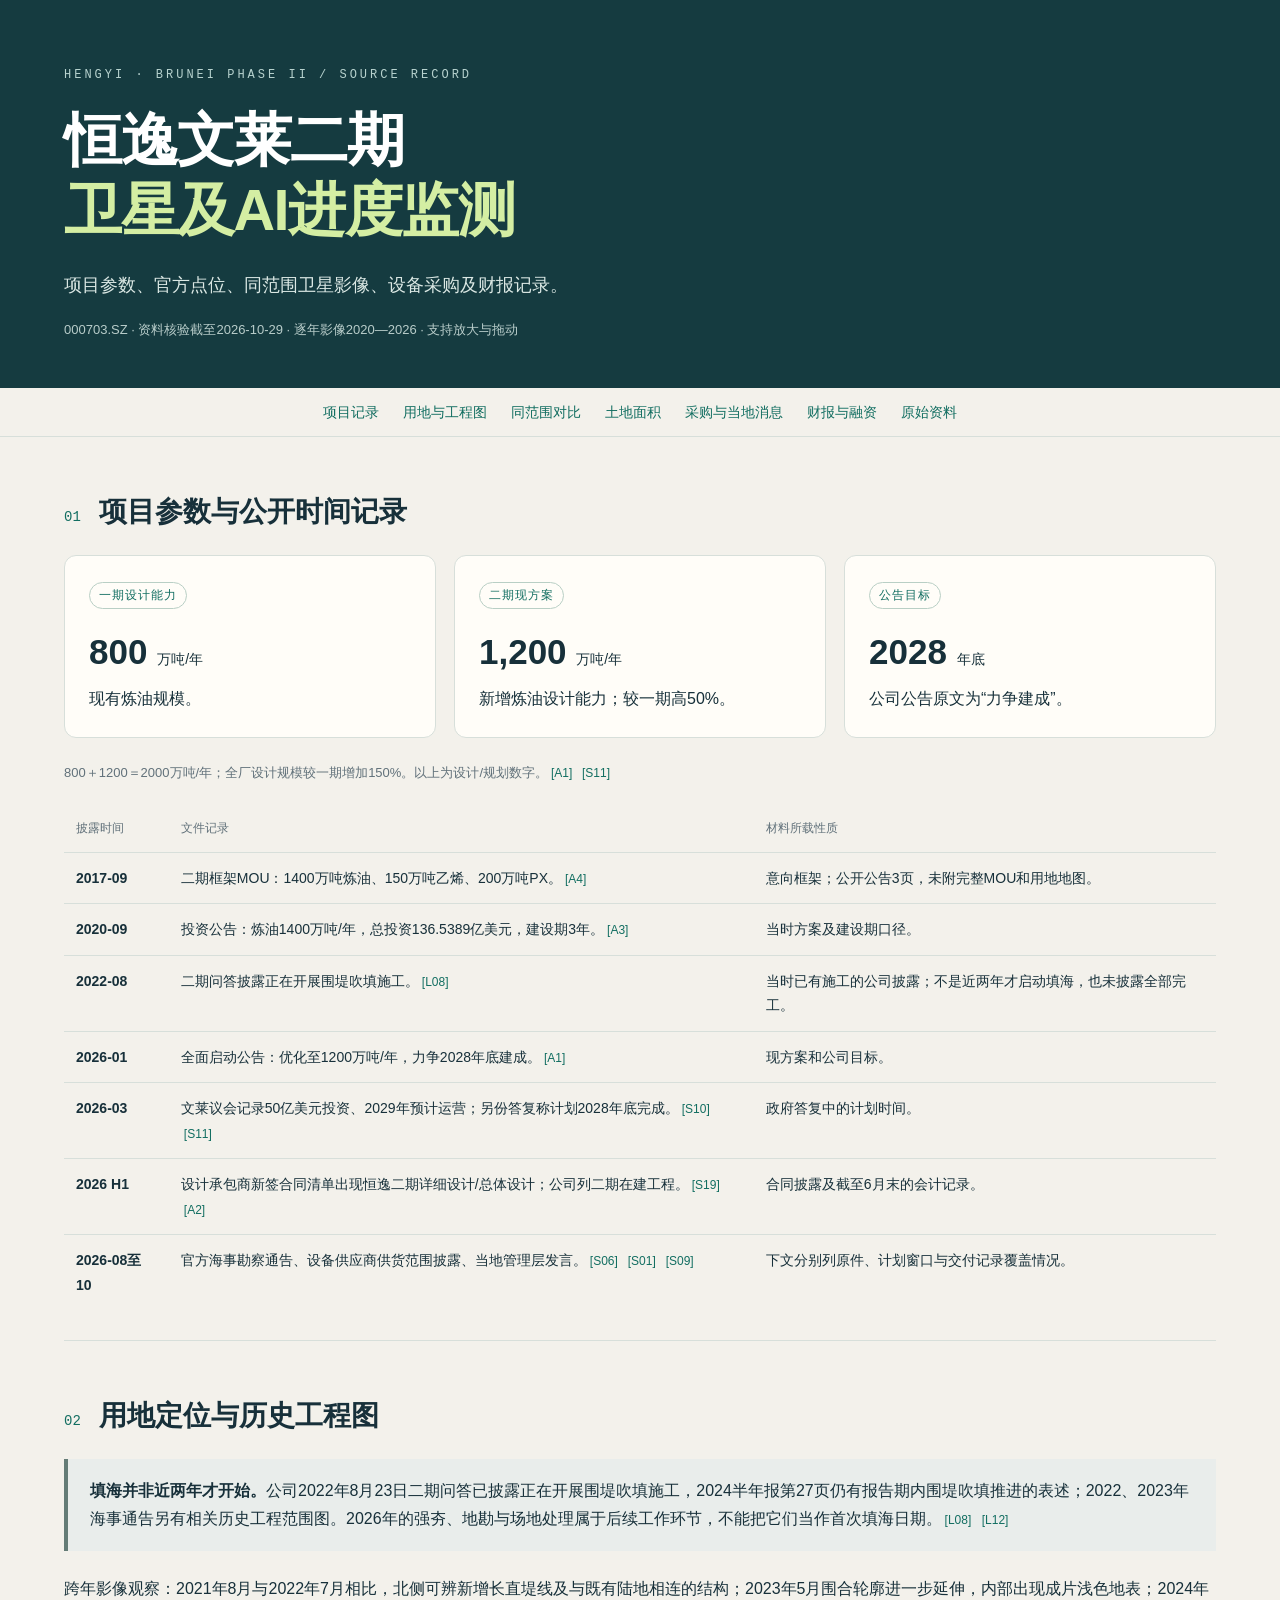
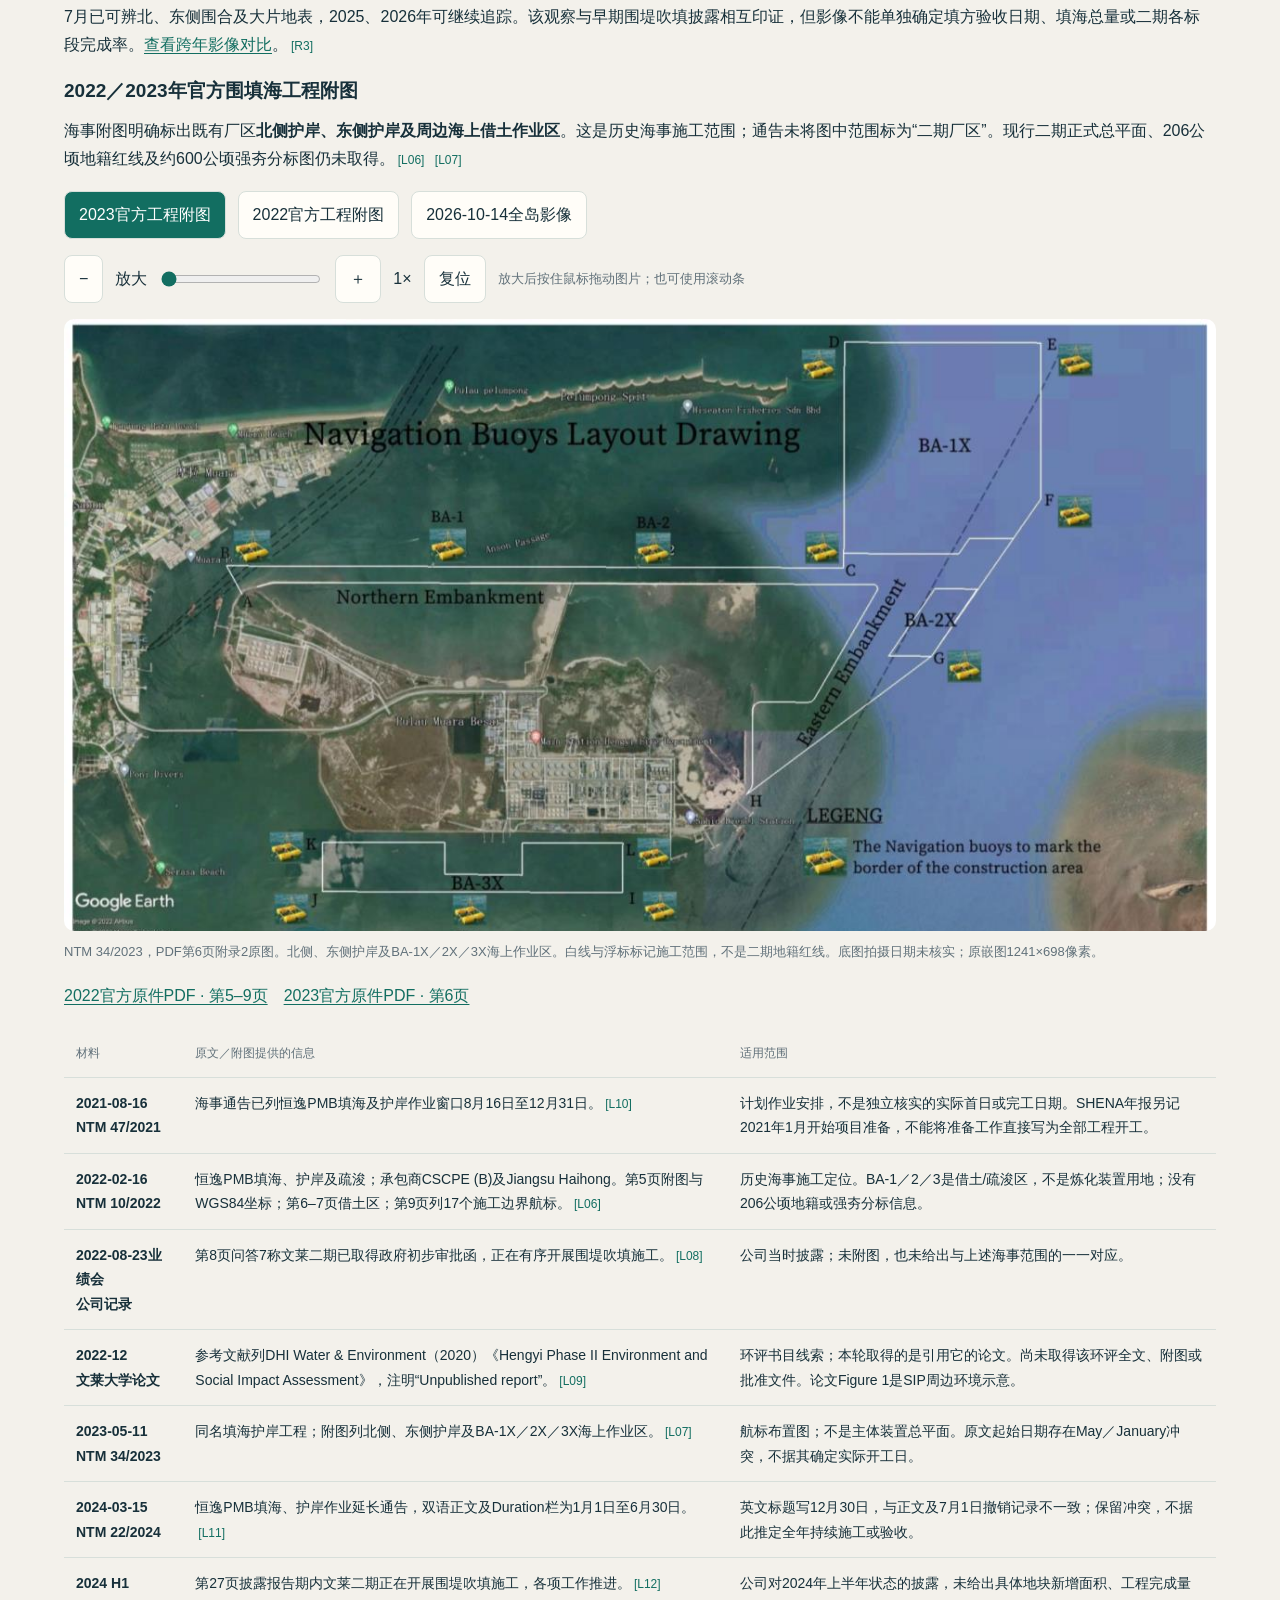
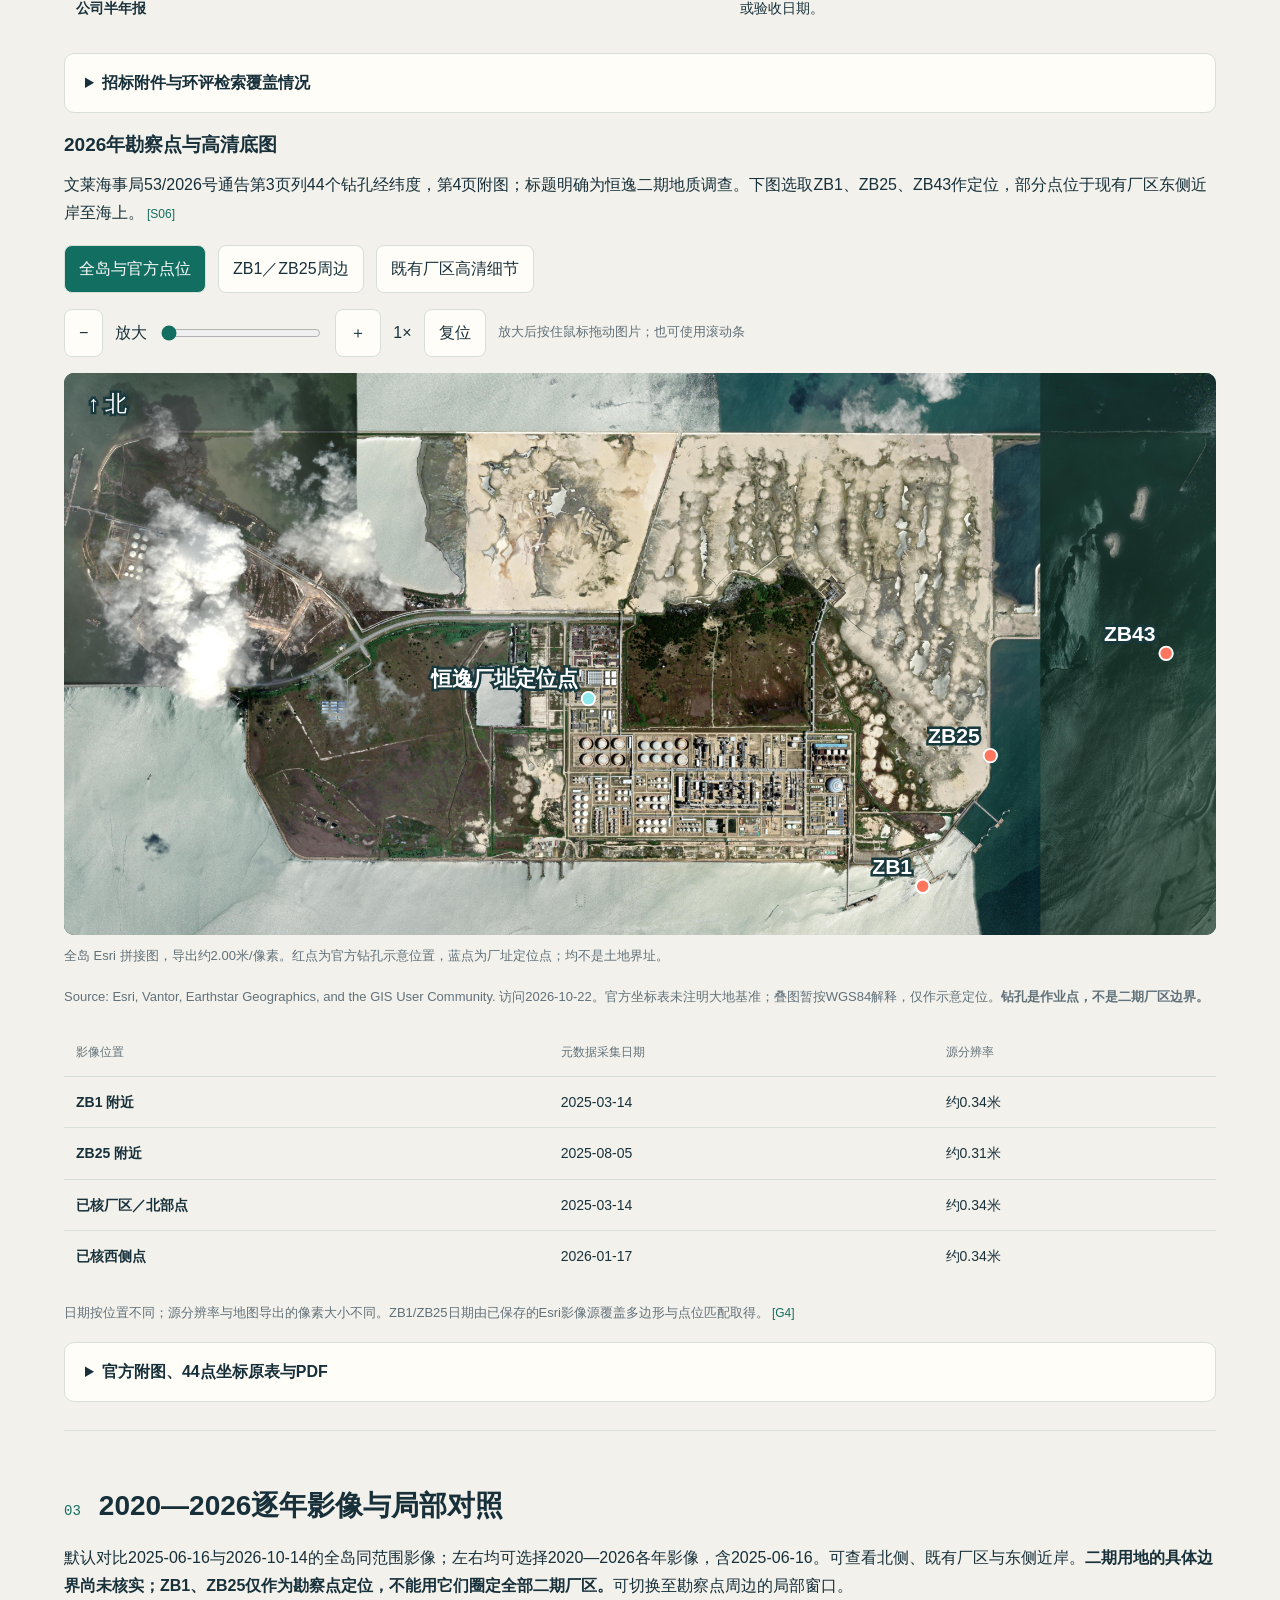
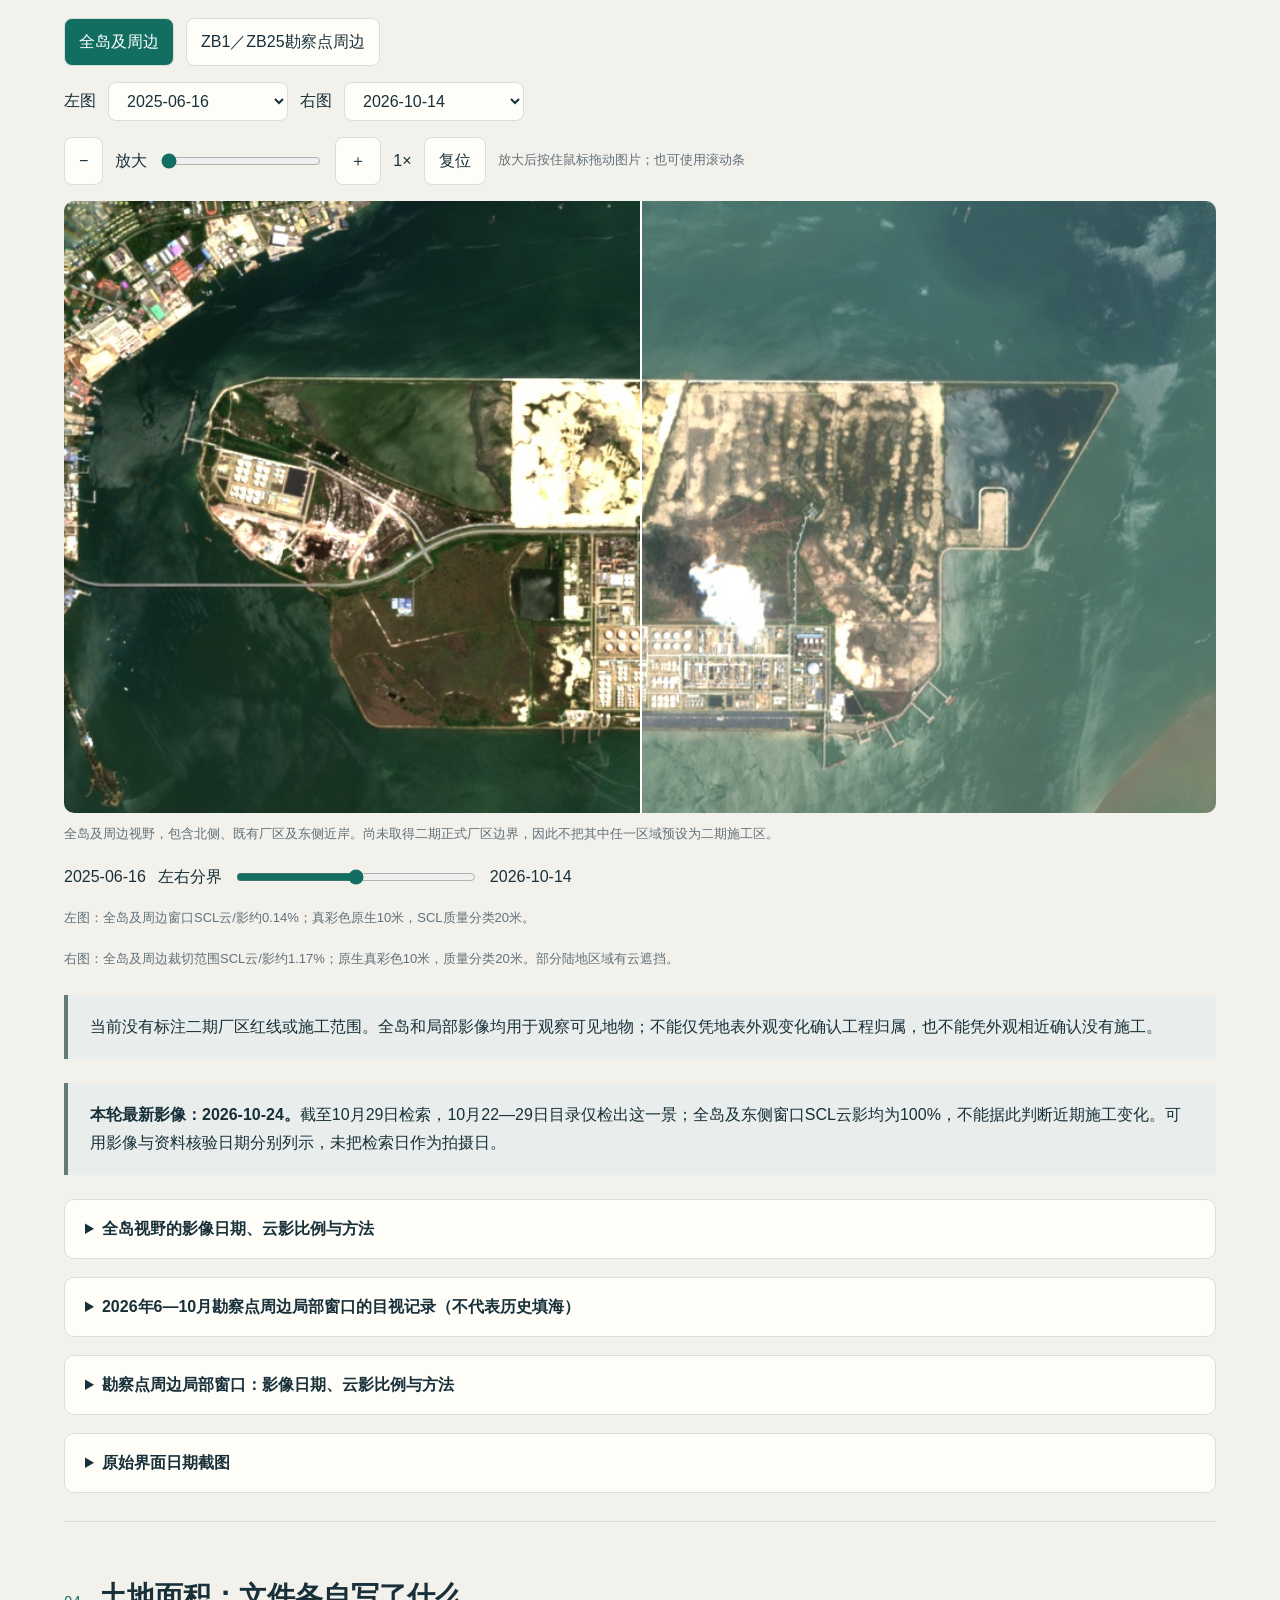
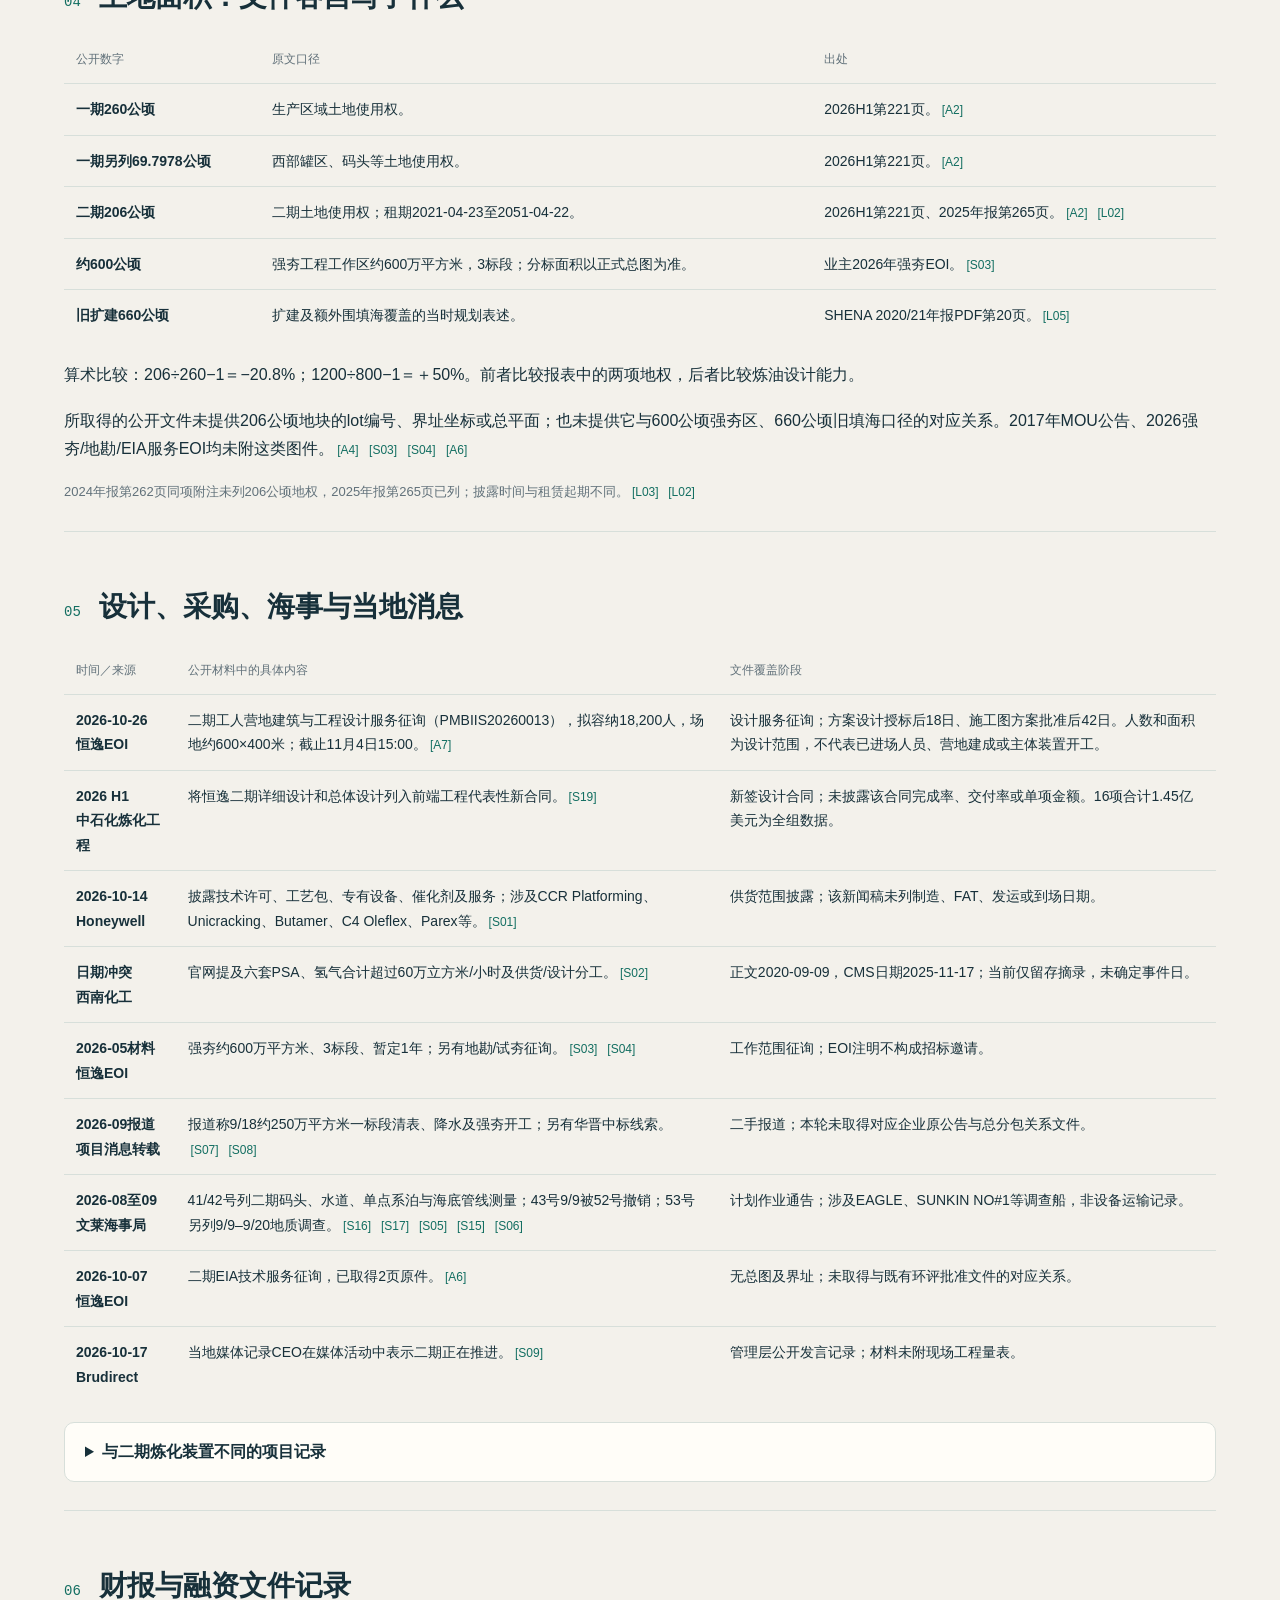
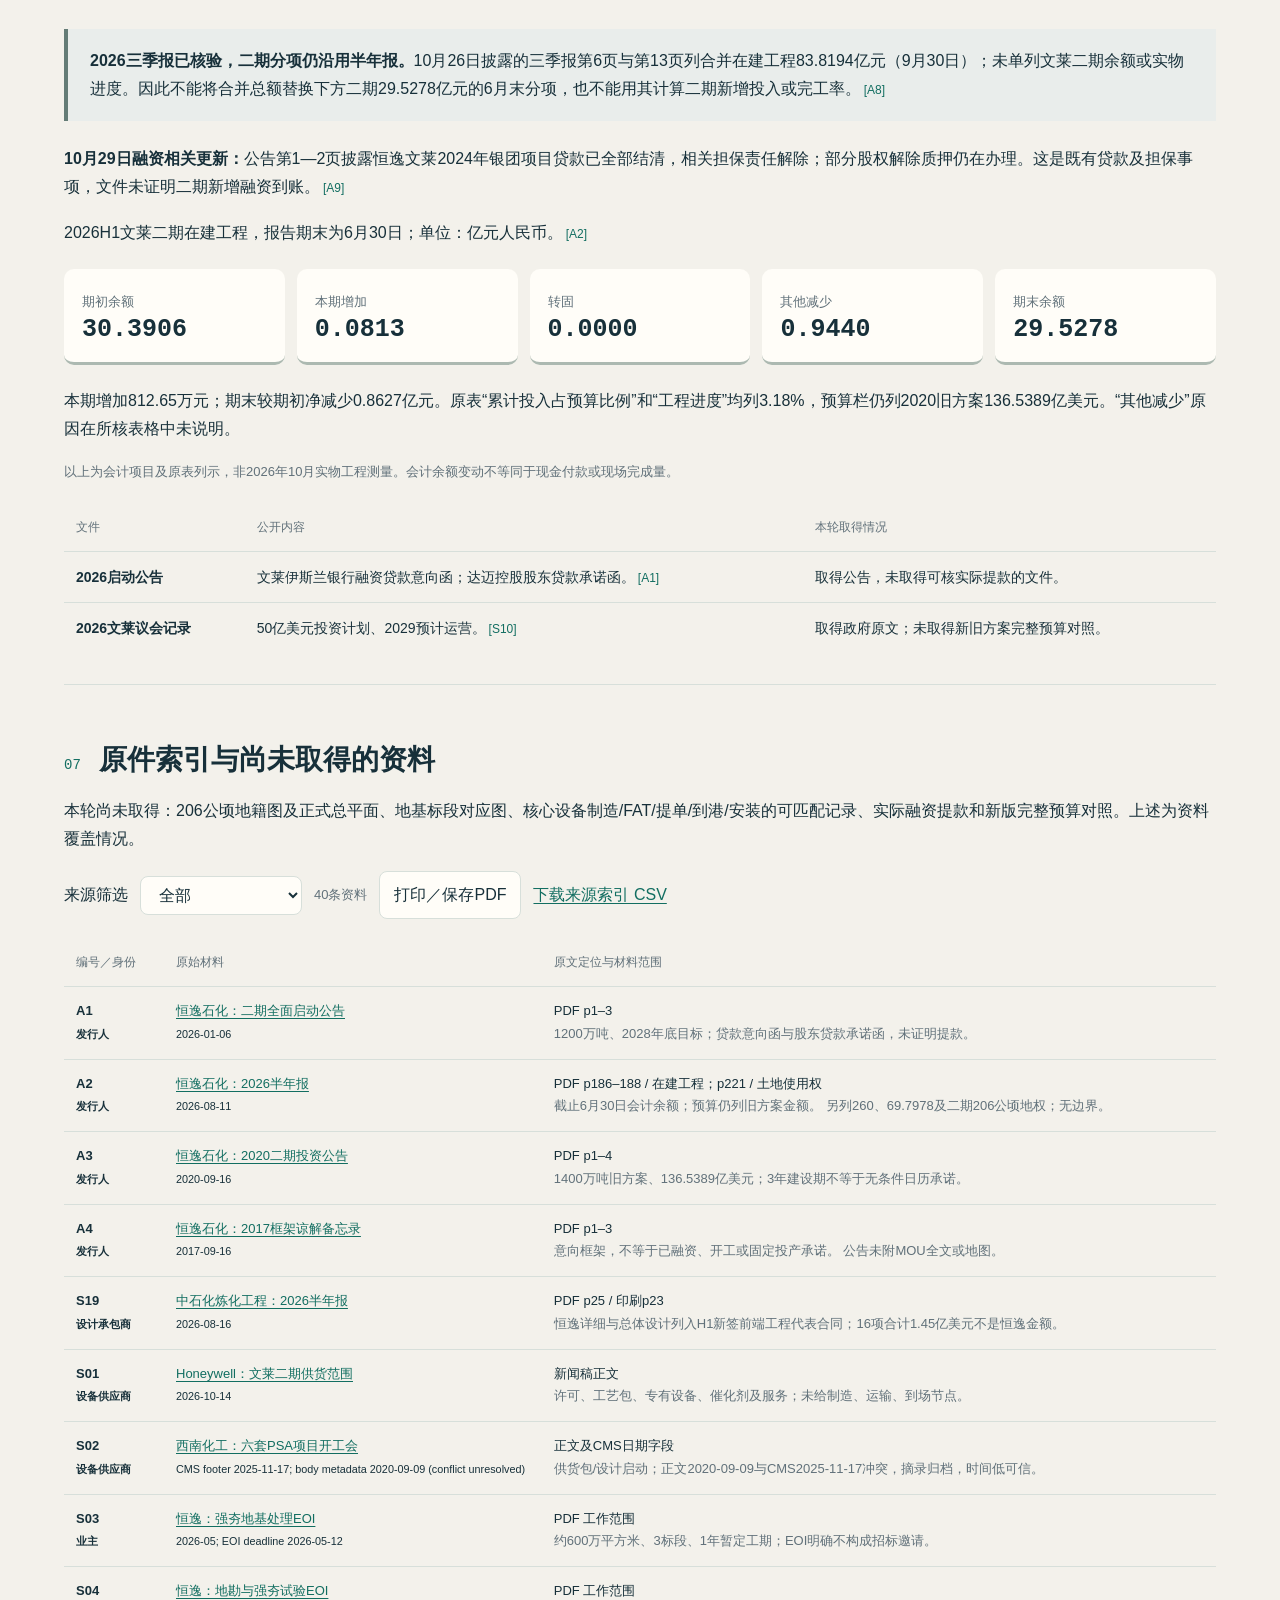
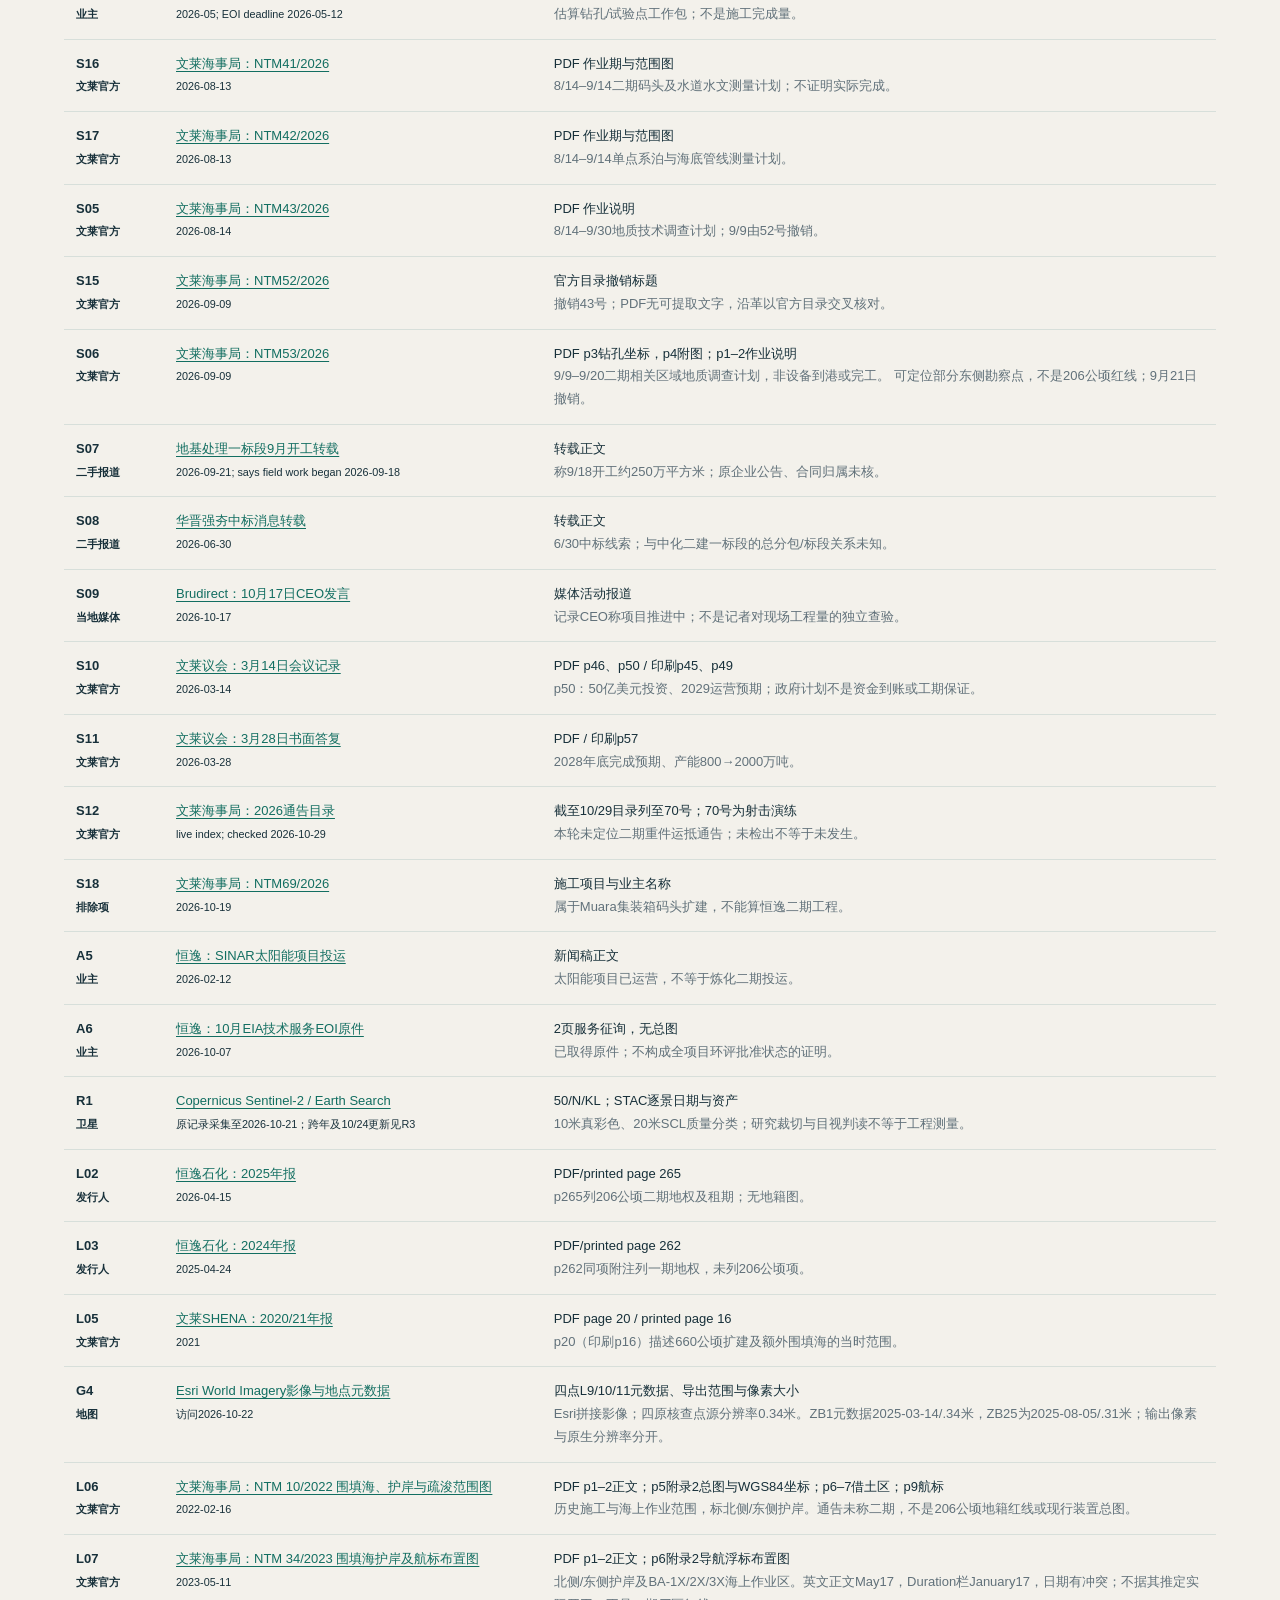
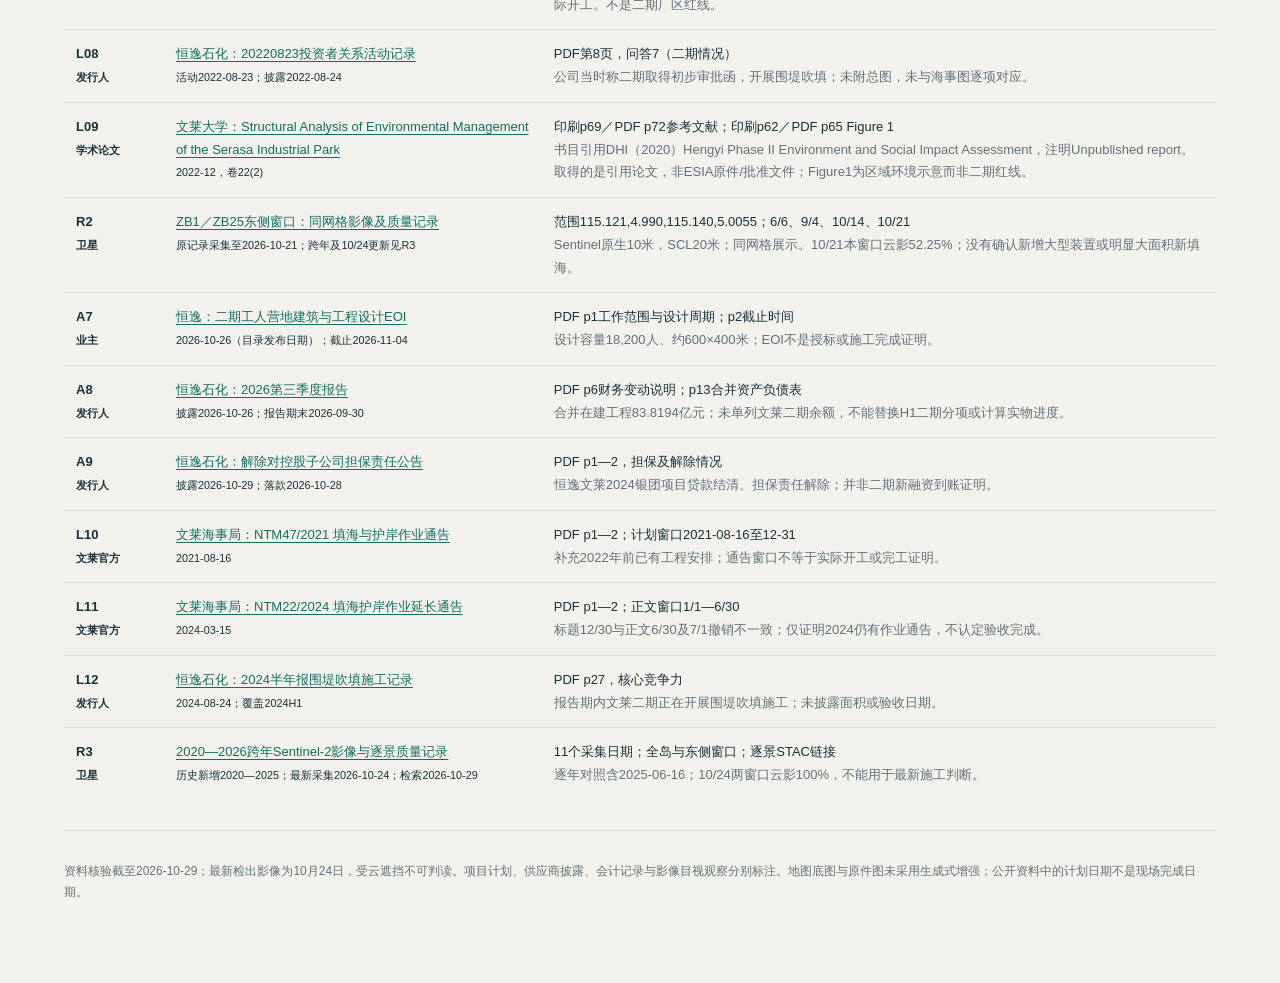
<file: public/index.html>
<!DOCTYPE html>

<html lang="zh-CN"><head><meta charset="utf-8"/><meta content="width=device-width,initial-scale=1" name="viewport"/><title>恒逸文莱二期卫星及AI进度监测</title><link href="assets/058614176294602a375f.css" rel="stylesheet"/><meta content="恒逸石化文莱二期公开事实、官方勘察点、全岛卫星时序与局部对照、设备采购及财报记录。资料核验截至2026年10月29日，逐年卫星影像覆盖2020—2026年，二期厂区边界尚未核实。" name="description"/></head><body>
<header><div class="wrap"><div class="eyebrow">HENGYI · BRUNEI PHASE II / SOURCE RECORD</div><h1>恒逸文莱二期<br/><em>卫星及AI进度监测</em></h1><p>项目参数、官方点位、同范围卫星影像、设备采购及财报记录。</p><div class="meta">000703.SZ · 资料核验截至2026-10-29 · 逐年影像2020—2026 · 支持放大与拖动</div></div></header>
<nav aria-label="报告导航"><a href="#verdict">项目记录</a><a href="#land">用地与工程图</a><a href="#satellite">同范围对比</a><a href="#area">土地面积</a><a href="#delivery">采购与当地消息</a><a href="#money">财报与融资</a><a href="#sources">原始资料</a></nav>
<main class="wrap">
<section id="verdict"><div class="section-head"><span class="num">01</span><h2>项目参数与公开时间记录</h2></div>
<div class="grid"><div class="card"><span class="badge">一期设计能力</span><div class="big">800 <span class="unit">万吨/年</span></div><p>现有炼油规模。</p></div><div class="card"><span class="badge">二期现方案</span><div class="big">1,200 <span class="unit">万吨/年</span></div><p>新增炼油设计能力；较一期高50%。</p></div><div class="card"><span class="badge">公告目标</span><div class="big">2028 <span class="unit">年底</span></div><p>公司公告原文为“力争建成”。</p></div></div>
<p class="note">800＋1200＝2000万吨/年；全厂设计规模较一期增加150%。以上为设计/规划数字。<a class="cite" href="https://static.cninfo.com.cn/finalpage/2026-01-06/1224919914.PDF" rel="noopener noreferrer" target="_blank">[A1]</a> <a class="cite" href="https://www.majlis-mesyuarat.gov.bn/wp-content/uploads/2026/03/Jawapan-Pertanyaan-Jawab-Lisan-Secara-Bertulis-280326-Hari-Kesebelas.pdf" rel="noopener noreferrer" target="_blank">[S11]</a></p>
<div class="table-scroll"><table><thead><tr><th>披露时间</th><th>文件记录</th><th>材料所载性质</th></tr></thead><tbody>
<tr><td>2017-09</td><td>二期框架MOU：1400万吨炼油、150万吨乙烯、200万吨PX。<a class="cite" href="https://static.cninfo.com.cn/finalpage/2017-09-16/1203978669.PDF" rel="noopener noreferrer" target="_blank">[A4]</a></td><td>意向框架；公开公告3页，未附完整MOU和用地地图。</td></tr>
<tr><td>2020-09</td><td>投资公告：炼油1400万吨/年，总投资136.5389亿美元，建设期3年。<a class="cite" href="https://static.cninfo.com.cn/finalpage/2020-09-16/1208444483.PDF" rel="noopener noreferrer" target="_blank">[A3]</a></td><td>当时方案及建设期口径。</td></tr>
<tr><td>2022-08</td><td>二期问答披露正在开展围堤吹填施工。<a class="cite" href="https://static.cninfo.com.cn/finalpage/2022-08-24/1214388674.PDF" rel="noopener noreferrer" target="_blank">[L08]</a></td><td>当时已有施工的公司披露；不是近两年才启动填海，也未披露全部完工。</td></tr>
<tr><td>2026-01</td><td>全面启动公告：优化至1200万吨/年，力争2028年底建成。<a class="cite" href="https://static.cninfo.com.cn/finalpage/2026-01-06/1224919914.PDF" rel="noopener noreferrer" target="_blank">[A1]</a></td><td>现方案和公司目标。</td></tr>
<tr><td>2026-03</td><td>文莱议会记录50亿美元投资、2029年预计运营；另份答复称计划2028年底完成。<a class="cite" href="https://www.majlis-mesyuarat.gov.bn/wp-content/uploads/2026/03/3.-Penyata-Rasmi-hari-Ketiga-Sabtu-14-Mac-2026-U.pdf" rel="noopener noreferrer" target="_blank">[S10]</a> <a class="cite" href="https://www.majlis-mesyuarat.gov.bn/wp-content/uploads/2026/03/Jawapan-Pertanyaan-Jawab-Lisan-Secara-Bertulis-280326-Hari-Kesebelas.pdf" rel="noopener noreferrer" target="_blank">[S11]</a></td><td>政府答复中的计划时间。</td></tr>
<tr><td>2026 H1</td><td>设计承包商新签合同清单出现恒逸二期详细设计/总体设计；公司列二期在建工程。<a class="cite" href="https://www1.hkexnews.hk/listedco/listconews/sehk/2026/0816/2026081600013.pdf" rel="noopener noreferrer" target="_blank">[S19]</a> <a class="cite" href="https://static.cninfo.com.cn/finalpage/2026-08-11/1225467439.PDF" rel="noopener noreferrer" target="_blank">[A2]</a></td><td>合同披露及截至6月末的会计记录。</td></tr>
<tr><td>2026-08至10</td><td>官方海事勘察通告、设备供应商供货范围披露、当地管理层发言。<a class="cite" href="https://mpabd.gov.bn/wp-content/uploads/2026/09/NTM53_1.pdf" rel="noopener noreferrer" target="_blank">[S06]</a> <a class="cite" href="https://www.honeywell.com.cn/news-events/newsroom/news/2026/10/news20261014_1" rel="noopener noreferrer" target="_blank">[S01]</a> <a class="cite" href="https://brudirect.com/post/Five-local-charities-receive-BND12.5K-in-donations" rel="noopener noreferrer" target="_blank">[S09]</a></td><td>下文分别列原件、计划窗口与交付记录覆盖情况。</td></tr>
</tbody></table></div></section>
<section id="land"><div class="section-head"><span class="num">02</span><h2>用地定位与历史工程图</h2></div>
<div class="callout factNote"><b>填海并非近两年才开始。</b>公司2022年8月23日二期问答已披露正在开展围堤吹填施工，2024半年报第27页仍有报告期内围堤吹填推进的表述；2022、2023年海事通告另有相关历史工程范围图。2026年的强夯、地勘与场地处理属于后续工作环节，不能把它们当作首次填海日期。<a class="cite" href="https://static.cninfo.com.cn/finalpage/2022-08-24/1214388674.PDF" rel="noopener noreferrer" target="_blank">[L08]</a> <a class="cite" href="https://static.cninfo.com.cn/finalpage/2024-08-24/1220963792.PDF" rel="noopener noreferrer" target="_blank">[L12]</a></div>
<p>跨年影像观察：2021年8月与2022年7月相比，北侧可辨新增长直堤线及与既有陆地相连的结构；2023年5月围合轮廓进一步延伸，内部出现成片浅色地表；2024年7月已可辨北、东侧围合及大片地表，2025、2026年可继续追踪。该观察与早期围堤吹填披露相互印证，但影像不能单独确定填方验收日期、填海总量或二期各标段完成率。<a href="#satellite">查看跨年影像对比</a>。<a class="cite" href="data/imagery-manifest-20261029.json" rel="noopener noreferrer" target="_blank">[R3]</a></p>
<div id="land-evidence"><h3>2022／2023年官方围填海工程附图</h3>
<p>海事附图明确标出既有厂区<b>北侧护岸、东侧护岸及周边海上借土作业区</b>。这是历史海事施工范围；通告未将图中范围标为“二期厂区”。现行二期正式总平面、206公顷地籍红线及约600公顷强夯分标图仍未取得。<a class="cite" href="https://mpabd.gov.bn/wp-content/uploads/2022/02/NTM-10.pdf" rel="noopener noreferrer" target="_blank">[L06]</a> <a class="cite" href="https://mpabd.gov.bn/wp-content/uploads/2023/05/NTM-34-2023.pdf" rel="noopener noreferrer" target="_blank">[L07]</a></p>
<div class="toolbar"><button class="historyChoice active" data-history="2023">2023官方工程附图</button><button class="historyChoice" data-history="2022">2022官方工程附图</button><button class="historyChoice" data-history="2026">2026-10-14全岛影像</button></div>
<div class="toolbar"><button aria-label="缩小" data-step="-0.5" data-zoom="history">−</button><label for="historyZoom">放大</label><input id="historyZoom" max="5" min="1" step="0.25" type="range" value="1"/><button aria-label="放大" data-step="0.5" data-zoom="history">＋</button><span id="historyZoomText">1×</span><button data-reset="history">复位</button><span class="note">放大后按住鼠标拖动图片；也可使用滚动条</span></div>
<div aria-label="历史工程附图，可放大并拖动" class="panViewport" id="historyViewport" tabindex="0"><div class="panCanvas" id="historyCanvas" style="aspect-ratio:1.7779369627507164"><img alt="2023官方工程附图：北侧东侧护岸及海上作业区" decoding="async" draggable="false" id="historyImage" loading="lazy" src="assets/78c58486894f76079b43.jpg"/></div></div>
<p class="note" id="historyCaption">NTM 34/2023，PDF第6页附录2原图。北侧、东侧护岸及BA-1X／2X／3X海上作业区。白线与浮标标记施工范围，不是二期地籍红线。底图拍摄日期未核实；原嵌图1241×698像素。</p>
<p><a href="documents/mpabd-notice10-2022.pdf" rel="noopener noreferrer" target="_blank">2022官方原件PDF · 第5–9页</a>　<a href="documents/mpabd-notice34-2023.pdf" rel="noopener noreferrer" target="_blank">2023官方原件PDF · 第6页</a></p>
<div class="table-scroll"><table><thead><tr><th>材料</th><th>原文／附图提供的信息</th><th>适用范围</th></tr></thead><tbody><tr><td>2021-08-16<br/>NTM 47/2021</td><td>海事通告已列恒逸PMB填海及护岸作业窗口8月16日至12月31日。<a class="cite" href="https://mpabd.gov.bn/wp-content/uploads/2021/08/NTM-47.pdf" rel="noopener noreferrer" target="_blank">[L10]</a></td><td>计划作业安排，不是独立核实的实际首日或完工日期。SHENA年报另记2021年1月开始项目准备，不能将准备工作直接写为全部工程开工。</td></tr><tr><td>2022-02-16<br/>NTM 10/2022</td><td>恒逸PMB填海、护岸及疏浚；承包商CSCPE (B)及Jiangsu Haihong。第5页附图与WGS84坐标；第6–7页借土区；第9页列17个施工边界航标。<a class="cite" href="https://mpabd.gov.bn/wp-content/uploads/2022/02/NTM-10.pdf" rel="noopener noreferrer" target="_blank">[L06]</a></td><td>历史海事施工定位。BA-1／2／3是借土/疏浚区，不是炼化装置用地；没有206公顷地籍或强夯分标信息。</td></tr><tr><td>2022-08-23业绩会<br/>公司记录</td><td>第8页问答7称文莱二期已取得政府初步审批函，正在有序开展围堤吹填施工。<a class="cite" href="https://static.cninfo.com.cn/finalpage/2022-08-24/1214388674.PDF" rel="noopener noreferrer" target="_blank">[L08]</a></td><td>公司当时披露；未附图，也未给出与上述海事范围的一一对应。</td></tr><tr><td>2022-12<br/>文莱大学论文</td><td>参考文献列DHI Water &amp; Environment（2020）《Hengyi Phase II Environment and Social Impact Assessment》，注明“Unpublished report”。<a class="cite" href="https://fass.ubd.edu.bn/SEA/vol22-2/Full%20Issue%2022-2.pdf" rel="noopener noreferrer" target="_blank">[L09]</a></td><td>环评书目线索；本轮取得的是引用它的论文。尚未取得该环评全文、附图或批准文件。论文Figure 1是SIP周边环境示意。</td></tr><tr><td>2023-05-11<br/>NTM 34/2023</td><td>同名填海护岸工程；附图列北侧、东侧护岸及BA-1X／2X／3X海上作业区。<a class="cite" href="https://mpabd.gov.bn/wp-content/uploads/2023/05/NTM-34-2023.pdf" rel="noopener noreferrer" target="_blank">[L07]</a></td><td>航标布置图；不是主体装置总平面。原文起始日期存在May／January冲突，不据其确定实际开工日。</td></tr><tr><td>2024-03-15<br/>NTM 22/2024</td><td>恒逸PMB填海、护岸作业延长通告，双语正文及Duration栏为1月1日至6月30日。<a class="cite" href="https://mpabd.gov.bn/wp-content/uploads/2024/03/NTM-22-2024.pdf" rel="noopener noreferrer" target="_blank">[L11]</a></td><td>英文标题写12月30日，与正文及7月1日撤销记录不一致；保留冲突，不据此推定全年持续施工或验收。</td></tr><tr><td>2024 H1<br/>公司半年报</td><td>第27页披露报告期内文莱二期正在开展围堤吹填施工，各项工作推进。<a class="cite" href="https://static.cninfo.com.cn/finalpage/2024-08-24/1220963792.PDF" rel="noopener noreferrer" target="_blank">[L12]</a></td><td>公司对2024年上半年状态的披露，未给出具体地块新增面积、工程完成量或验收日期。</td></tr></tbody></table></div>
<details><summary>招标附件与环评检索覆盖情况</summary><p>已核业主公开EOI目录，以及强夯、地勘/试夯、二期EIA技术服务公开文件；这些EOI未附正式厂区总图或分标边界。正式强夯分标面积仍指向后续总图。<a class="cite" href="https://www.hengyi-industries.com/assets/images/image-slider/EOI-2024/09-Petrochemical%20Project%20Phase%20II%20Dynamic%20Compaction%20Ground%20Treatment%20Engineering%20Ref%20XYFAHYWLQH202600%20EOI.pdf" rel="noopener noreferrer" target="_blank">[S03]</a> <a class="cite" href="https://www.hengyi-industries.com/assets/images/image-slider/EOI-2024/08-Geological%20Investigation%20%26%20Dynamic%20Compaction%20Foundation%20Testing%20EOI%202026%20XYFAHYWLKC2026001.pdf" rel="noopener noreferrer" target="_blank">[S04]</a> <a class="cite" href="https://www.hengyi-industries.com/assets/images/image-slider/EOI-2024/16-XY202611090087-Hengyi%20Brunei-Hengyi%20PMB%20Phase%20II%20Project-Environmental%20Impact%20Assessment%20Technical%20Services%20Final.pdf" rel="noopener noreferrer" target="_blank">[A6]</a> 本轮沿文莱环保部门公开页面、DHI和文莱大学资料继续追查，定位到2020年二期ESIA的名称和编制机构，但没有取得其全文及地图。公开检索未取得不代表文件不存在。</p><p>下一份能直接解决定位缺口的材料：206公顷租赁地块的lot编号/地籍图；现行1200万吨方案的签发总平面；600公顷强夯正式三标段图；2020年ESIA及其后续修订版的项目范围图。历史海事施工图不替代这些文件。</p></details>
</div>
<h3>2026年勘察点与高清底图</h3>
<p>文莱海事局53/2026号通告第3页列44个钻孔经纬度，第4页附图；标题明确为恒逸二期地质调查。下图选取ZB1、ZB25、ZB43作定位，部分点位于现有厂区东侧近岸至海上。<a class="cite" href="https://mpabd.gov.bn/wp-content/uploads/2026/09/NTM53_1.pdf" rel="noopener noreferrer" target="_blank">[S06]</a></p>
<div class="toolbar"><button class="mapChoice active" data-map="all">全岛与官方点位</button><button class="mapChoice" data-map="east">ZB1／ZB25周边</button><button class="mapChoice" data-map="plant">既有厂区高清细节</button></div>
<div class="toolbar"><button aria-label="缩小" data-step="-0.5" data-zoom="map">−</button><label for="mapZoom">放大</label><input id="mapZoom" max="5" min="1" step="0.25" type="range" value="1"/><button aria-label="放大" data-step="0.5" data-zoom="map">＋</button><span id="mapZoomText">1×</span><button data-reset="map">复位</button><span class="note">放大后按住鼠标拖动图片；也可使用滚动条</span></div>
<div aria-label="地图，可放大并按住鼠标拖动" class="panViewport" id="mapViewport" tabindex="0"><div class="panCanvas" id="mapCanvas" style="aspect-ratio:2.048"><img alt="Esri大摩拉岛影像" decoding="async" draggable="false" id="mapImage" loading="lazy" src="assets/af5fde904e9ae836b137.jpg"/><div class="geoOverlay" id="mapOverlay"><svg aria-hidden="true" viewbox="0 0 1200 585.9375"><circle cx="894.47" cy="534.61" fill="#ff755d" r="7" stroke="white" stroke-width="2"></circle><text fill="white" font-size="22" font-weight="600" paint-order="stroke" stroke="#17383d" stroke-width="5" text-anchor="end" x="883.47" y="521.61">ZB1</text><circle cx="964.90" cy="398.55" fill="#ff755d" r="7" stroke="white" stroke-width="2"></circle><text fill="white" font-size="22" font-weight="600" paint-order="stroke" stroke="#17383d" stroke-width="5" text-anchor="end" x="953.90" y="385.55">ZB25</text><circle cx="1148.03" cy="292.03" fill="#ff755d" r="7" stroke="white" stroke-width="2"></circle><text fill="white" font-size="22" font-weight="600" paint-order="stroke" stroke="#17383d" stroke-width="5" text-anchor="end" x="1137.03" y="279.03">ZB43</text><circle cx="546.27" cy="339.13" fill="#8fe9ec" r="7" stroke="white" stroke-width="2"></circle><text fill="white" font-size="22" font-weight="600" paint-order="stroke" stroke="#17383d" stroke-width="5" text-anchor="end" x="535.27" y="326.13">恒逸厂址定位点</text><text fill="white" font-size="23" paint-order="stroke" stroke="#17383d" stroke-width="5" x="25" y="40">↑ 北</text></svg></div></div></div>
<p class="note" id="mapCaption">全岛 Esri 拼接图，导出约2.00米/像素。红点为官方钻孔示意位置，蓝点为厂址定位点；均不是土地界址。</p>
<p class="note">Source: Esri, Vantor, Earthstar Geographics, and the GIS User Community. 访问2026-10-22。官方坐标表未注明大地基准；叠图暂按WGS84解释，仅作示意定位。<b>钻孔是作业点，不是二期厂区边界。</b></p>
<div class="table-scroll"><table><thead><tr><th>影像位置</th><th>元数据采集日期</th><th>源分辨率</th></tr></thead><tbody><tr><td>ZB1 附近</td><td>2025-03-14</td><td>约0.34米</td></tr><tr><td>ZB25 附近</td><td>2025-08-05</td><td>约0.31米</td></tr><tr><td>已核厂区／北部点</td><td>2025-03-14</td><td>约0.34米</td></tr><tr><td>已核西侧点</td><td>2026-01-17</td><td>约0.34米</td></tr></tbody></table></div>
<p class="note">日期按位置不同；源分辨率与地图导出的像素大小不同。ZB1/ZB25日期由已保存的Esri影像源覆盖多边形与点位匹配取得。<a class="cite" href="https://services.arcgisonline.com/ArcGIS/rest/services/World_Imagery/MapServer/9" rel="noopener noreferrer" target="_blank">[G4]</a></p>
<details><summary>官方附图、44点坐标原表与PDF</summary><div class="grid two officialMaps"><figure><img alt="文莱海事局NTM53第4页官方勘察附图，未经改绘" decoding="async" loading="lazy" src="assets/3612954798376ff1729d.png"/><figcaption>第4页：官方原图，保留原方向与原有标注；不据图估面积。</figcaption></figure><figure><img alt="文莱海事局NTM53第3页44个钻孔坐标原表" decoding="async" loading="lazy" src="assets/9c6a31d4b3164c32e5e8.png"/><figcaption>第3页：44个钻孔坐标。上图选取 ZB1、ZB25、ZB43 三点作定位；它们不是界址点。</figcaption></figure></div><p><a href="https://mpabd.gov.bn/wp-content/uploads/2026/09/NTM53_1.pdf" rel="noopener noreferrer" target="_blank">官方PDF</a> · <a href="documents/mpabd-notice53-2026.pdf" rel="noopener noreferrer" target="_blank">下载原件PDF</a></p><p class="note">通告计划窗口：2026-09-09至09-20；文件要求9月21日撤销。正文涉及Nanini、pre-plant、拟填海区、码头及水道。附件是勘察作业资料。</p></details>
</section>
<section id="satellite"><div class="section-head"><span class="num">03</span><h2>2020—2026逐年影像与局部对照</h2></div>
<p>默认对比2025-06-16与2026-10-14的全岛同范围影像；左右均可选择2020—2026各年影像，含2025-06-16。可查看北侧、既有厂区与东侧近岸。<b>二期用地的具体边界尚未核实；ZB1、ZB25仅作为勘察点定位，不能用它们圈定全部二期厂区。</b>可切换至勘察点周边的局部窗口。</p>
<div class="toolbar"><button class="compareChoice active" data-view="all">全岛及周边</button><button class="compareChoice" data-view="east">ZB1／ZB25勘察点周边</button></div>
<div class="toolbar"><label for="beforeScene">左图</label><select id="beforeScene"><option value="2020-06-17">2020-06-17</option><option value="2021-08-06">2021-08-06</option><option value="2022-07-02">2022-07-02</option><option value="2023-05-23">2023-05-23</option><option value="2024-07-26">2024-07-26</option><option value="2025-06-16">2025-06-16</option><option value="2026-06-06">2026-06-06</option><option value="2026-09-04">2026-09-04</option><option value="2026-10-14">2026-10-14</option><option value="2026-10-21">2026-10-21</option><option value="2026-10-24">2026-10-24｜云遮</option></select><label for="afterScene">右图</label><select id="afterScene"><option value="2020-06-17">2020-06-17</option><option value="2021-08-06">2021-08-06</option><option value="2022-07-02">2022-07-02</option><option value="2023-05-23">2023-05-23</option><option value="2024-07-26">2024-07-26</option><option value="2025-06-16">2025-06-16</option><option value="2026-06-06">2026-06-06</option><option value="2026-09-04">2026-09-04</option><option value="2026-10-14">2026-10-14</option><option value="2026-10-21">2026-10-21</option><option value="2026-10-24">2026-10-24｜云遮</option></select></div>
<div class="toolbar"><button aria-label="缩小" data-step="-0.5" data-zoom="compare">−</button><label for="compareZoom">放大</label><input id="compareZoom" max="5" min="1" step="0.25" type="range" value="1"/><button aria-label="放大" data-step="0.5" data-zoom="compare">＋</button><span id="compareZoomText">1×</span><button data-reset="compare">复位</button><span class="note">放大后按住鼠标拖动图片；也可使用滚动条</span></div>
<div aria-label="同范围影像对照，可放大并拖动" class="panViewport" id="compareViewport" tabindex="0"><div class="panCanvas" id="compareCanvas" style="aspect-ratio:1.5015015015015014"><img alt="左侧全岛同范围卫星影像" decoding="async" draggable="false" id="beforeImage" loading="lazy" src="assets/f67990cde6125f83acf2.jpg"/><img alt="右侧全岛同范围卫星影像" decoding="async" draggable="false" id="afterImage" loading="lazy" src="assets/4edc59c42521f5c84f16.jpg" style="clip-path:inset(0 0 0 50%)"/><div id="compareLine"></div><div class="geoOverlay" id="compareOverlay"></div></div></div>
<p class="note" id="comparisonCaption">全岛及周边视野，包含北侧、既有厂区及东侧近岸。尚未取得二期正式厂区边界，因此不把其中任一区域预设为二期施工区。</p>
<div class="toolbar"><span id="beforeLabel">2025-06-16</span><label for="swipe">左右分界</label><input id="swipe" max="100" min="0" type="range" value="50"/><span id="afterLabel">2026-10-14</span></div>
<p class="note" id="beforeNote"></p><p class="note" id="afterNote"></p>
<div class="callout factNote">当前没有标注二期厂区红线或施工范围。全岛和局部影像均用于观察可见地物；不能仅凭地表外观变化确认工程归属，也不能凭外观相近确认没有施工。</div>

<div class="callout factNote"><b>本轮最新影像：2026-10-24。</b>截至10月29日检索，10月22—29日目录仅检出这一景；全岛及东侧窗口SCL云影均为100%，不能据此判断近期施工变化。可用影像与资料核验日期分别列示，未把检索日作为拍摄日。</div>
<details><summary>全岛视野的影像日期、云影比例与方法</summary><div class="table-scroll"><table><thead><tr><th>采集日</th><th>全岛及周边窗口云/影比例</th></tr></thead><tbody><tr><td>2020-06-17</td><td>2.15%</td></tr><tr><td>2021-08-06</td><td>1.49%</td></tr><tr><td>2022-07-02</td><td>1.01%</td></tr><tr><td>2023-05-23</td><td>0.12%</td></tr><tr><td>2024-07-26</td><td>0.02%</td></tr><tr><td>2025-06-16</td><td>0.14%</td></tr><tr><td>2026-06-06</td><td>0.00%</td></tr><tr><td>2026-09-04</td><td>4.09%</td></tr><tr><td>2026-10-14</td><td>1.17%</td></tr><tr><td>2026-10-21</td><td>45.07%</td></tr><tr><td>2026-10-24</td><td>100.00%</td></tr></tbody></table></div><p>沿用同一全岛裁切范围：[115.065, 4.975, 115.155, 5.035]（西、南、东、北），UTM 50N；11景均为1000×666像素，10米像素间距及栅格起点一致。Sentinel-2真彩色原生10米，SCL质量分类20米；类别3/8/9/10合计计算云影比例，排除SCL无效像元。窗口包含海面，比例不是二期厂区云量；2022-07-02全岛窗口无效像元约0.01%。低云影比例不等于无薄霾。显示重采样或放大不增加原始细节，未进行生成式增强。各年历史候选在5—10月中筛选，采集日期不同，不代表年末状态。Contains modified Copernicus Sentinel data (2020–2026), processed via Earth Search。 <a class="cite" href="data/imagery-manifest-20261029.json" rel="noopener noreferrer" target="_blank">[R3]</a></p><p><a href="data/imagery-manifest-20261029.json" target="_blank" rel="noopener noreferrer">逐景日期、原始资产链接与处理记录</a></p></details>
<details><summary>2026年6—10月勘察点周边局部窗口的目视记录（不代表历史填海）</summary><p>仅针对下述东侧窗口：6月6日、9月4日与10月14日的主要岸线、码头轮廓和既有装置布局相近；本轮没有从该局部窗口确认新增大型主体装置或明显的大面积新填海。近岸一处小矩形地表从6月浅色变为9月、10月持续深色，原因及其与二期施工的关系未核。10月21日岸上区域有大片云遮。此记录不代表二期全部施工范围的变化情况。</p></details>
<details><summary>勘察点周边局部窗口：影像日期、云影比例与方法</summary><div class="table-scroll"><table><thead><tr><th>采集日</th><th>本东侧窗口云/影比例</th></tr></thead><tbody><tr><td>2020-06-17</td><td>3.26%</td></tr><tr><td>2021-08-06</td><td>3.24%</td></tr><tr><td>2022-07-02</td><td>0.00%</td></tr><tr><td>2023-05-23</td><td>1.05%</td></tr><tr><td>2024-07-26</td><td>0.00%</td></tr><tr><td>2025-06-16</td><td>0.01%</td></tr><tr><td>2026-06-06</td><td>0.00%</td></tr><tr><td>2026-09-04</td><td>0.72%</td></tr><tr><td>2026-10-14</td><td>0.06%</td></tr><tr><td>2026-10-21</td><td>52.25%</td></tr><tr><td>2026-10-24</td><td>100.00%</td></tr></tbody></table></div><p>同一东侧范围：[115.121, 4.990, 115.140, 5.0055]（西、南、东、北）；各景重投影至相同EPSG:3857网格，1024×839显示像素。Sentinel-2真彩色原生10米，SCL质量分类20米；类别3/8/9/10合计计算云影比例，排除SCL无效像元。窗口包含海面，比例不是二期厂区云量；2022-07-02全岛窗口无效像元约0.01%。低云影比例不等于无薄霾。显示重采样或放大不增加原始细节，未进行生成式增强。Esri选项保留原拼接日期与署名，来源、分辨率和色调与Sentinel不同；颜色本身不作为新增工程证据。 <a class="cite" href="data/imagery-manifest-20261029.json" rel="noopener noreferrer" target="_blank">[R3]</a></p><p><a href="data/imagery-manifest-20261029.json" target="_blank" rel="noopener noreferrer">逐景日期、原始资产链接与处理记录</a></p></details>
<details><summary>原始界面日期截图</summary><p>厂址定位为5.0041638°N、115.1076861°E。本次全岛历史视图选中2024-11-17，中心状态栏显示2023-06-11或更早。</p><img alt="原始界面日期截图" decoding="async" loading="lazy" src="assets/d44e9fd30cc8c2bd2eef.png"/></details>
</section>
<section id="area"><div class="section-head"><span class="num">04</span><h2>土地面积：文件各自写了什么</h2></div>
<div class="table-scroll"><table><thead><tr><th>公开数字</th><th>原文口径</th><th>出处</th></tr></thead><tbody>
<tr><td>一期260公顷</td><td>生产区域土地使用权。</td><td>2026H1第221页。<a class="cite" href="https://static.cninfo.com.cn/finalpage/2026-08-11/1225467439.PDF" rel="noopener noreferrer" target="_blank">[A2]</a></td></tr>
<tr><td>一期另列69.7978公顷</td><td>西部罐区、码头等土地使用权。</td><td>2026H1第221页。<a class="cite" href="https://static.cninfo.com.cn/finalpage/2026-08-11/1225467439.PDF" rel="noopener noreferrer" target="_blank">[A2]</a></td></tr>
<tr><td>二期206公顷</td><td>二期土地使用权；租期2021-04-23至2051-04-22。</td><td>2026H1第221页、2025年报第265页。<a class="cite" href="https://static.cninfo.com.cn/finalpage/2026-08-11/1225467439.PDF" rel="noopener noreferrer" target="_blank">[A2]</a> <a class="cite" href="https://static.cninfo.com.cn/finalpage/2026-04-15/1225104872.PDF" rel="noopener noreferrer" target="_blank">[L02]</a></td></tr>
<tr><td>约600公顷</td><td>强夯工程工作区约600万平方米，3标段；分标面积以正式总图为准。</td><td>业主2026年强夯EOI。<a class="cite" href="https://www.hengyi-industries.com/assets/images/image-slider/EOI-2024/09-Petrochemical%20Project%20Phase%20II%20Dynamic%20Compaction%20Ground%20Treatment%20Engineering%20Ref%20XYFAHYWLQH202600%20EOI.pdf" rel="noopener noreferrer" target="_blank">[S03]</a></td></tr>
<tr><td>旧扩建660公顷</td><td>扩建及额外围填海覆盖的当时规划表述。</td><td>SHENA 2020/21年报PDF第20页。<a class="cite" href="https://shena.gov.bn/assets/publication_and_resources/shena-annual-report-2020-2021-public.pdf" rel="noopener noreferrer" target="_blank">[L05]</a></td></tr>
</tbody></table></div>
<p>算术比较：206÷260−1＝−20.8%；1200÷800−1＝＋50%。前者比较报表中的两项地权，后者比较炼油设计能力。</p>
<p>所取得的公开文件未提供206公顷地块的lot编号、界址坐标或总平面；也未提供它与600公顷强夯区、660公顷旧填海口径的对应关系。2017年MOU公告、2026强夯/地勘/EIA服务EOI均未附这类图件。<a class="cite" href="https://static.cninfo.com.cn/finalpage/2017-09-16/1203978669.PDF" rel="noopener noreferrer" target="_blank">[A4]</a> <a class="cite" href="https://www.hengyi-industries.com/assets/images/image-slider/EOI-2024/09-Petrochemical%20Project%20Phase%20II%20Dynamic%20Compaction%20Ground%20Treatment%20Engineering%20Ref%20XYFAHYWLQH202600%20EOI.pdf" rel="noopener noreferrer" target="_blank">[S03]</a> <a class="cite" href="https://www.hengyi-industries.com/assets/images/image-slider/EOI-2024/08-Geological%20Investigation%20%26%20Dynamic%20Compaction%20Foundation%20Testing%20EOI%202026%20XYFAHYWLKC2026001.pdf" rel="noopener noreferrer" target="_blank">[S04]</a> <a class="cite" href="https://www.hengyi-industries.com/assets/images/image-slider/EOI-2024/16-XY202611090087-Hengyi%20Brunei-Hengyi%20PMB%20Phase%20II%20Project-Environmental%20Impact%20Assessment%20Technical%20Services%20Final.pdf" rel="noopener noreferrer" target="_blank">[A6]</a></p>
<p class="note">2024年报第262页同项附注未列206公顷地权，2025年报第265页已列；披露时间与租赁起期不同。<a class="cite" href="https://static.cninfo.com.cn/finalpage/2025-04-24/1223239108.PDF" rel="noopener noreferrer" target="_blank">[L03]</a> <a class="cite" href="https://static.cninfo.com.cn/finalpage/2026-04-15/1225104872.PDF" rel="noopener noreferrer" target="_blank">[L02]</a></p></section>
<section id="delivery"><div class="section-head"><span class="num">05</span><h2>设计、采购、海事与当地消息</h2></div>
<div class="table-scroll"><table><thead><tr><th>时间／来源</th><th>公开材料中的具体内容</th><th>文件覆盖阶段</th></tr></thead><tbody>
<tr><td>2026-10-26<br/>恒逸EOI</td><td>二期工人营地建筑与工程设计服务征询（PMBIIS20260013），拟容纳18,200人，场地约600×400米；截止11月4日15:00。<a class="cite" href="https://www.hengyi-industries.com/assets/images/image-slider/EOI-2024/17-architectural%20and%20engineering%20design%20services%20for%20the%20Phase%20II%20Construction%20Workers%27%20Camp%20PMBIIS20260013.pdf" rel="noopener noreferrer" target="_blank">[A7]</a></td><td>设计服务征询；方案设计授标后18日、施工图方案批准后42日。人数和面积为设计范围，不代表已进场人员、营地建成或主体装置开工。</td></tr>
<tr><td>2026 H1<br/>中石化炼化工程</td><td>将恒逸二期详细设计和总体设计列入前端工程代表性新合同。<a class="cite" href="https://www1.hkexnews.hk/listedco/listconews/sehk/2026/0816/2026081600013.pdf" rel="noopener noreferrer" target="_blank">[S19]</a></td><td>新签设计合同；未披露该合同完成率、交付率或单项金额。16项合计1.45亿美元为全组数据。</td></tr>
<tr><td>2026-10-14<br/>Honeywell</td><td>披露技术许可、工艺包、专有设备、催化剂及服务；涉及CCR Platforming、Unicracking、Butamer、C4 Oleflex、Parex等。<a class="cite" href="https://www.honeywell.com.cn/news-events/newsroom/news/2026/10/news20261014_1" rel="noopener noreferrer" target="_blank">[S01]</a></td><td>供货范围披露；该新闻稿未列制造、FAT、发运或到场日期。</td></tr>
<tr><td>日期冲突<br/>西南化工</td><td>官网提及六套PSA、氢气合计超过60万立方米/小时及供货/设计分工。<a class="cite" href="https://www.swchem.com/hhxnyen/news/company/2025/11/I1438935181644791808.html" rel="noopener noreferrer" target="_blank">[S02]</a></td><td>正文2020-09-09，CMS日期2025-11-17；当前仅留存摘录，未确定事件日。</td></tr>
<tr><td>2026-05材料<br/>恒逸EOI</td><td>强夯约600万平方米、3标段、暂定1年；另有地勘/试夯征询。<a class="cite" href="https://www.hengyi-industries.com/assets/images/image-slider/EOI-2024/09-Petrochemical%20Project%20Phase%20II%20Dynamic%20Compaction%20Ground%20Treatment%20Engineering%20Ref%20XYFAHYWLQH202600%20EOI.pdf" rel="noopener noreferrer" target="_blank">[S03]</a> <a class="cite" href="https://www.hengyi-industries.com/assets/images/image-slider/EOI-2024/08-Geological%20Investigation%20%26%20Dynamic%20Compaction%20Foundation%20Testing%20EOI%202026%20XYFAHYWLKC2026001.pdf" rel="noopener noreferrer" target="_blank">[S04]</a></td><td>工作范围征询；EOI注明不构成招标邀请。</td></tr>
<tr><td>2026-09报道<br/>项目消息转载</td><td>报道称9/18约250万平方米一标段清表、降水及强夯开工；另有华晋中标线索。<a class="cite" href="https://news.goalfore.cn/latest/detail/105444.html" rel="noopener noreferrer" target="_blank">[S07]</a> <a class="cite" href="https://news.goalfore.cn/topstories/detail/96063.html" rel="noopener noreferrer" target="_blank">[S08]</a></td><td>二手报道；本轮未取得对应企业原公告与总分包关系文件。</td></tr>
<tr><td>2026-08至09<br/>文莱海事局</td><td>41/42号列二期码头、水道、单点系泊与海底管线测量；43号9/9被52号撤销；53号另列9/9–9/20地质调查。<a class="cite" href="https://mpabd.gov.bn/wp-content/uploads/2026/08/NTM-41-2026.pdf" rel="noopener noreferrer" target="_blank">[S16]</a> <a class="cite" href="https://mpabd.gov.bn/wp-content/uploads/2026/08/NTM-42-2026.pdf" rel="noopener noreferrer" target="_blank">[S17]</a> <a class="cite" href="https://mpabd.gov.bn/wp-content/uploads/2026/08/NTM-43-2026_.pdf" rel="noopener noreferrer" target="_blank">[S05]</a> <a class="cite" href="https://mpabd.gov.bn/wp-content/uploads/2026/09/NTM-52-2026.pdf" rel="noopener noreferrer" target="_blank">[S15]</a> <a class="cite" href="https://mpabd.gov.bn/wp-content/uploads/2026/09/NTM53_1.pdf" rel="noopener noreferrer" target="_blank">[S06]</a></td><td>计划作业通告；涉及EAGLE、SUNKIN NO#1等调查船，非设备运输记录。</td></tr>
<tr><td>2026-10-07<br/>恒逸EOI</td><td>二期EIA技术服务征询，已取得2页原件。<a class="cite" href="https://www.hengyi-industries.com/assets/images/image-slider/EOI-2024/16-XY202611090087-Hengyi%20Brunei-Hengyi%20PMB%20Phase%20II%20Project-Environmental%20Impact%20Assessment%20Technical%20Services%20Final.pdf" rel="noopener noreferrer" target="_blank">[A6]</a></td><td>无总图及界址；未取得与既有环评批准文件的对应关系。</td></tr>
<tr><td>2026-10-17<br/>Brudirect</td><td>当地媒体记录CEO在媒体活动中表示二期正在推进。<a class="cite" href="https://brudirect.com/post/Five-local-charities-receive-BND12.5K-in-donations" rel="noopener noreferrer" target="_blank">[S09]</a></td><td>管理层公开发言记录；材料未附现场工程量表。</td></tr>
</tbody></table></div>
<details><summary>与二期炼化装置不同的项目记录</summary><p>2026年2月SINAR投运稿件对应太阳能项目；10月NTM69号海上打桩对应Muara Container Terminal扩建，业主Muara Port Company，承包商China Harbour。<a class="cite" href="https://www.hengyi-industries.com/media/press-releases/project-sinar-enters-operational-phase,-marking-a-key-sustainability-milestone-at-hengyi-industries/" rel="noopener noreferrer" target="_blank">[A5]</a> <a class="cite" href="https://mpabd.gov.bn/wp-content/uploads/2026/09/NTM-69-2026.pdf" rel="noopener noreferrer" target="_blank">[S18]</a></p></details>
</section>
<section id="money"><div class="section-head"><span class="num">06</span><h2>财报与融资文件记录</h2></div>
<div class="callout factNote"><b>2026三季报已核验，二期分项仍沿用半年报。</b>10月26日披露的三季报第6页与第13页列合并在建工程83.8194亿元（9月30日）；未单列文莱二期余额或实物进度。因此不能将合并总额替换下方二期29.5278亿元的6月末分项，也不能用其计算二期新增投入或完工率。<a class="cite" href="https://static.cninfo.com.cn/finalpage/2026-10-26/1225618625.PDF" rel="noopener noreferrer" target="_blank">[A8]</a></div>
<p><b>10月29日融资相关更新：</b>公告第1—2页披露恒逸文莱2024年银团项目贷款已全部结清，相关担保责任解除；部分股权解除质押仍在办理。这是既有贷款及担保事项，文件未证明二期新增融资到账。<a class="cite" href="https://static.cninfo.com.cn/finalpage/2026-10-29/1225633990.PDF" rel="noopener noreferrer" target="_blank">[A9]</a></p>
<p>2026H1文莱二期在建工程，报告期末为6月30日；单位：亿元人民币。<a class="cite" href="https://static.cninfo.com.cn/finalpage/2026-08-11/1225467439.PDF" rel="noopener noreferrer" target="_blank">[A2]</a></p>
<div class="bridge"><div><small>期初余额</small><b>30.3906</b></div><div><small>本期增加</small><b>0.0813</b></div><div><small>转固</small><b>0.0000</b></div><div><small>其他减少</small><b>0.9440</b></div><div><small>期末余额</small><b>29.5278</b></div></div>
<p>本期增加812.65万元；期末较期初净减少0.8627亿元。原表“累计投入占预算比例”和“工程进度”均列3.18%，预算栏仍列2020旧方案136.5389亿美元。“其他减少”原因在所核表格中未说明。</p>
<p class="note">以上为会计项目及原表列示，非2026年10月实物工程测量。会计余额变动不等同于现金付款或现场完成量。</p>
<div class="table-scroll"><table><thead><tr><th>文件</th><th>公开内容</th><th>本轮取得情况</th></tr></thead><tbody><tr><td>2026启动公告</td><td>文莱伊斯兰银行融资贷款意向函；达迈控股股东贷款承诺函。<a class="cite" href="https://static.cninfo.com.cn/finalpage/2026-01-06/1224919914.PDF" rel="noopener noreferrer" target="_blank">[A1]</a></td><td>取得公告，未取得可核实际提款的文件。</td></tr><tr><td>2026文莱议会记录</td><td>50亿美元投资计划、2029预计运营。<a class="cite" href="https://www.majlis-mesyuarat.gov.bn/wp-content/uploads/2026/03/3.-Penyata-Rasmi-hari-Ketiga-Sabtu-14-Mac-2026-U.pdf" rel="noopener noreferrer" target="_blank">[S10]</a></td><td>取得政府原文；未取得新旧方案完整预算对照。</td></tr></tbody></table></div>
</section>
<section id="sources"><div class="section-head"><span class="num">07</span><h2>原件索引与尚未取得的资料</h2></div>
<p>本轮尚未取得：206公顷地籍图及正式总平面、地基标段对应图、核心设备制造/FAT/提单/到港/安装的可匹配记录、实际融资提款和新版完整预算对照。上述为资料覆盖情况。</p>
<div class="toolbar"><label for="sourceFilter">来源筛选</label><select id="sourceFilter"><option value="all">全部</option><option value="company">发行人／业主</option><option value="official">文莱官方</option><option value="academic">学术论文</option><option value="supplier">承包商／供应商</option><option value="spatial">卫星／地图</option><option value="media">媒体／排除项</option></select><span class="note" id="sourceCount"></span><button id="printReport">打印／保存PDF</button><a download="恒逸文莱二期_来源与核验索引.csv" href="data/source-index.csv">下载来源索引 CSV</a></div><div class="table-scroll"><table><thead><tr><th>编号／身份</th><th>原始材料</th><th>原文定位与材料范围</th></tr></thead><tbody id="sourcesBody"><tr class="source-row" data-group="company"><td>A1<br/><small>发行人</small></td><td><a href="https://static.cninfo.com.cn/finalpage/2026-01-06/1224919914.PDF" rel="noopener noreferrer" target="_blank">恒逸石化：二期全面启动公告</a><br/><small>2026-01-06</small></td><td>PDF p1–3<br/><span class="muted">1200万吨、2028年底目标；贷款意向函与股东贷款承诺函，未证明提款。</span></td></tr><tr class="source-row" data-group="company"><td>A2<br/><small>发行人</small></td><td><a href="https://static.cninfo.com.cn/finalpage/2026-08-11/1225467439.PDF" rel="noopener noreferrer" target="_blank">恒逸石化：2026半年报</a><br/><small>2026-08-11</small></td><td>PDF p186–188 / 在建工程；p221 / 土地使用权<br/><span class="muted">截止6月30日会计余额；预算仍列旧方案金额。 另列260、69.7978及二期206公顷地权；无边界。</span></td></tr><tr class="source-row" data-group="company"><td>A3<br/><small>发行人</small></td><td><a href="https://static.cninfo.com.cn/finalpage/2020-09-16/1208444483.PDF" rel="noopener noreferrer" target="_blank">恒逸石化：2020二期投资公告</a><br/><small>2020-09-16</small></td><td>PDF p1–4<br/><span class="muted">1400万吨旧方案、136.5389亿美元；3年建设期不等于无条件日历承诺。</span></td></tr><tr class="source-row" data-group="company"><td>A4<br/><small>发行人</small></td><td><a href="https://static.cninfo.com.cn/finalpage/2017-09-16/1203978669.PDF" rel="noopener noreferrer" target="_blank">恒逸石化：2017框架谅解备忘录</a><br/><small>2017-09-16</small></td><td>PDF p1–3<br/><span class="muted">意向框架，不等于已融资、开工或固定投产承诺。 公告未附MOU全文或地图。</span></td></tr><tr class="source-row" data-group="supplier"><td>S19<br/><small>设计承包商</small></td><td><a href="https://www1.hkexnews.hk/listedco/listconews/sehk/2026/0816/2026081600013.pdf" rel="noopener noreferrer" target="_blank">中石化炼化工程：2026半年报</a><br/><small>2026-08-16</small></td><td>PDF p25 / 印刷p23<br/><span class="muted">恒逸详细与总体设计列入H1新签前端工程代表合同；16项合计1.45亿美元不是恒逸金额。</span></td></tr><tr class="source-row" data-group="supplier"><td>S01<br/><small>设备供应商</small></td><td><a href="https://www.honeywell.com.cn/news-events/newsroom/news/2026/10/news20261014_1" rel="noopener noreferrer" target="_blank">Honeywell：文莱二期供货范围</a><br/><small>2026-10-14</small></td><td>新闻稿正文<br/><span class="muted">许可、工艺包、专有设备、催化剂及服务；未给制造、运输、到场节点。</span></td></tr><tr class="source-row" data-group="supplier"><td>S02<br/><small>设备供应商</small></td><td><a href="https://www.swchem.com/hhxnyen/news/company/2025/11/I1438935181644791808.html" rel="noopener noreferrer" target="_blank">西南化工：六套PSA项目开工会</a><br/><small>CMS footer 2025-11-17; body metadata 2020-09-09 (conflict unresolved)</small></td><td>正文及CMS日期字段<br/><span class="muted">供货包/设计启动；正文2020-09-09与CMS2025-11-17冲突，摘录归档，时间低可信。</span></td></tr><tr class="source-row" data-group="company"><td>S03<br/><small>业主</small></td><td><a href="https://www.hengyi-industries.com/assets/images/image-slider/EOI-2024/09-Petrochemical%20Project%20Phase%20II%20Dynamic%20Compaction%20Ground%20Treatment%20Engineering%20Ref%20XYFAHYWLQH202600%20EOI.pdf" rel="noopener noreferrer" target="_blank">恒逸：强夯地基处理EOI</a><br/><small>2026-05; EOI deadline 2026-05-12</small></td><td>PDF 工作范围<br/><span class="muted">约600万平方米、3标段、1年暂定工期；EOI明确不构成招标邀请。</span></td></tr><tr class="source-row" data-group="company"><td>S04<br/><small>业主</small></td><td><a href="https://www.hengyi-industries.com/assets/images/image-slider/EOI-2024/08-Geological%20Investigation%20%26%20Dynamic%20Compaction%20Foundation%20Testing%20EOI%202026%20XYFAHYWLKC2026001.pdf" rel="noopener noreferrer" target="_blank">恒逸：地勘与强夯试验EOI</a><br/><small>2026-05; EOI deadline 2026-05-12</small></td><td>PDF 工作范围<br/><span class="muted">估算钻孔/试验点工作包；不是施工完成量。</span></td></tr><tr class="source-row" data-group="official"><td>S16<br/><small>文莱官方</small></td><td><a href="https://mpabd.gov.bn/wp-content/uploads/2026/08/NTM-41-2026.pdf" rel="noopener noreferrer" target="_blank">文莱海事局：NTM41/2026</a><br/><small>2026-08-13</small></td><td>PDF 作业期与范围图<br/><span class="muted">8/14–9/14二期码头及水道水文测量计划；不证明实际完成。</span></td></tr><tr class="source-row" data-group="official"><td>S17<br/><small>文莱官方</small></td><td><a href="https://mpabd.gov.bn/wp-content/uploads/2026/08/NTM-42-2026.pdf" rel="noopener noreferrer" target="_blank">文莱海事局：NTM42/2026</a><br/><small>2026-08-13</small></td><td>PDF 作业期与范围图<br/><span class="muted">8/14–9/14单点系泊与海底管线测量计划。</span></td></tr><tr class="source-row" data-group="official"><td>S05<br/><small>文莱官方</small></td><td><a href="https://mpabd.gov.bn/wp-content/uploads/2026/08/NTM-43-2026_.pdf" rel="noopener noreferrer" target="_blank">文莱海事局：NTM43/2026</a><br/><small>2026-08-14</small></td><td>PDF 作业说明<br/><span class="muted">8/14–9/30地质技术调查计划；9/9由52号撤销。</span></td></tr><tr class="source-row" data-group="official"><td>S15<br/><small>文莱官方</small></td><td><a href="https://mpabd.gov.bn/wp-content/uploads/2026/09/NTM-52-2026.pdf" rel="noopener noreferrer" target="_blank">文莱海事局：NTM52/2026</a><br/><small>2026-09-09</small></td><td>官方目录撤销标题<br/><span class="muted">撤销43号；PDF无可提取文字，沿革以官方目录交叉核对。</span></td></tr><tr class="source-row" data-group="official"><td>S06<br/><small>文莱官方</small></td><td><a href="https://mpabd.gov.bn/wp-content/uploads/2026/09/NTM53_1.pdf" rel="noopener noreferrer" target="_blank">文莱海事局：NTM53/2026</a><br/><small>2026-09-09</small></td><td>PDF p3钻孔坐标，p4附图；p1–2作业说明<br/><span class="muted">9/9–9/20二期相关区域地质调查计划，非设备到港或完工。 可定位部分东侧勘察点，不是206公顷红线；9月21日撤销。</span></td></tr><tr class="source-row" data-group="media"><td>S07<br/><small>二手报道</small></td><td><a href="https://news.goalfore.cn/latest/detail/105444.html" rel="noopener noreferrer" target="_blank">地基处理一标段9月开工转载</a><br/><small>2026-09-21; says field work began 2026-09-18</small></td><td>转载正文<br/><span class="muted">称9/18开工约250万平方米；原企业公告、合同归属未核。</span></td></tr><tr class="source-row" data-group="media"><td>S08<br/><small>二手报道</small></td><td><a href="https://news.goalfore.cn/topstories/detail/96063.html" rel="noopener noreferrer" target="_blank">华晋强夯中标消息转载</a><br/><small>2026-06-30</small></td><td>转载正文<br/><span class="muted">6/30中标线索；与中化二建一标段的总分包/标段关系未知。</span></td></tr><tr class="source-row" data-group="media"><td>S09<br/><small>当地媒体</small></td><td><a href="https://brudirect.com/post/Five-local-charities-receive-BND12.5K-in-donations" rel="noopener noreferrer" target="_blank">Brudirect：10月17日CEO发言</a><br/><small>2026-10-17</small></td><td>媒体活动报道<br/><span class="muted">记录CEO称项目推进中；不是记者对现场工程量的独立查验。</span></td></tr><tr class="source-row" data-group="official"><td>S10<br/><small>文莱官方</small></td><td><a href="https://www.majlis-mesyuarat.gov.bn/wp-content/uploads/2026/03/3.-Penyata-Rasmi-hari-Ketiga-Sabtu-14-Mac-2026-U.pdf" rel="noopener noreferrer" target="_blank">文莱议会：3月14日会议记录</a><br/><small>2026-03-14</small></td><td>PDF p46、p50 / 印刷p45、p49<br/><span class="muted">p50：50亿美元投资、2029运营预期；政府计划不是资金到账或工期保证。</span></td></tr><tr class="source-row" data-group="official"><td>S11<br/><small>文莱官方</small></td><td><a href="https://www.majlis-mesyuarat.gov.bn/wp-content/uploads/2026/03/Jawapan-Pertanyaan-Jawab-Lisan-Secara-Bertulis-280326-Hari-Kesebelas.pdf" rel="noopener noreferrer" target="_blank">文莱议会：3月28日书面答复</a><br/><small>2026-03-28</small></td><td>PDF / 印刷p57<br/><span class="muted">2028年底完成预期、产能800→2000万吨。</span></td></tr><tr class="source-row" data-group="official"><td>S12<br/><small>文莱官方</small></td><td><a href="https://mpabd.gov.bn/notice-to-mariners-2026/" rel="noopener noreferrer" target="_blank">文莱海事局：2026通告目录</a><br/><small>live index; checked 2026-10-29</small></td><td>截至10/29目录列至70号；70号为射击演练<br/><span class="muted">本轮未定位二期重件运抵通告；未检出不等于未发生。</span></td></tr><tr class="source-row" data-group="media"><td>S18<br/><small>排除项</small></td><td><a href="https://mpabd.gov.bn/wp-content/uploads/2026/09/NTM-69-2026.pdf" rel="noopener noreferrer" target="_blank">文莱海事局：NTM69/2026</a><br/><small>2026-10-19</small></td><td>施工项目与业主名称<br/><span class="muted">属于Muara集装箱码头扩建，不能算恒逸二期工程。</span></td></tr><tr class="source-row" data-group="company"><td>A5<br/><small>业主</small></td><td><a href="https://www.hengyi-industries.com/media/press-releases/project-sinar-enters-operational-phase,-marking-a-key-sustainability-milestone-at-hengyi-industries/" rel="noopener noreferrer" target="_blank">恒逸：SINAR太阳能项目投运</a><br/><small>2026-02-12</small></td><td>新闻稿正文<br/><span class="muted">太阳能项目已运营，不等于炼化二期投运。</span></td></tr><tr class="source-row" data-group="company"><td>A6<br/><small>业主</small></td><td><a href="https://www.hengyi-industries.com/assets/images/image-slider/EOI-2024/16-XY202611090087-Hengyi%20Brunei-Hengyi%20PMB%20Phase%20II%20Project-Environmental%20Impact%20Assessment%20Technical%20Services%20Final.pdf" rel="noopener noreferrer" target="_blank">恒逸：10月EIA技术服务EOI原件</a><br/><small>2026-10-07</small></td><td>2页服务征询，无总图<br/><span class="muted">已取得原件；不构成全项目环评批准状态的证明。</span></td></tr><tr class="source-row" data-group="spatial"><td>R1<br/><small>卫星</small></td><td><a href="https://earth-search.aws.element84.com/v1/collections/sentinel-2-l2a" rel="noopener noreferrer" target="_blank">Copernicus Sentinel-2 / Earth Search</a><br/><small>原记录采集至2026-10-21；跨年及10/24更新见R3</small></td><td>50/N/KL；STAC逐景日期与资产<br/><span class="muted">10米真彩色、20米SCL质量分类；研究裁切与目视判读不等于工程测量。</span></td></tr><tr class="source-row" data-group="company"><td>L02<br/><small>发行人</small></td><td><a href="https://static.cninfo.com.cn/finalpage/2026-04-15/1225104872.PDF" rel="noopener noreferrer" target="_blank">恒逸石化：2025年报</a><br/><small>2026-04-15</small></td><td>PDF/printed page 265<br/><span class="muted">p265列206公顷二期地权及租期；无地籍图。</span></td></tr><tr class="source-row" data-group="company"><td>L03<br/><small>发行人</small></td><td><a href="https://static.cninfo.com.cn/finalpage/2025-04-24/1223239108.PDF" rel="noopener noreferrer" target="_blank">恒逸石化：2024年报</a><br/><small>2025-04-24</small></td><td>PDF/printed page 262<br/><span class="muted">p262同项附注列一期地权，未列206公顷项。</span></td></tr><tr class="source-row" data-group="official"><td>L05<br/><small>文莱官方</small></td><td><a href="https://shena.gov.bn/assets/publication_and_resources/shena-annual-report-2020-2021-public.pdf" rel="noopener noreferrer" target="_blank">文莱SHENA：2020/21年报</a><br/><small>2021</small></td><td>PDF page 20 / printed page 16<br/><span class="muted">p20（印刷p16）描述660公顷扩建及额外围填海的当时范围。</span></td></tr><tr class="source-row" data-group="spatial"><td>G4<br/><small>地图</small></td><td><a href="https://services.arcgisonline.com/ArcGIS/rest/services/World_Imagery/MapServer/9" rel="noopener noreferrer" target="_blank">Esri World Imagery影像与地点元数据</a><br/><small>访问2026-10-22</small></td><td>四点L9/10/11元数据、导出范围与像素大小<br/><span class="muted">Esri拼接影像；四原核查点源分辨率0.34米。ZB1元数据2025-03-14/.34米，ZB25为2025-08-05/.31米；输出像素与原生分辨率分开。</span></td></tr><tr class="source-row" data-group="official"><td>L06<br/><small>文莱官方</small></td><td><a href="https://mpabd.gov.bn/wp-content/uploads/2022/02/NTM-10.pdf" rel="noopener noreferrer" target="_blank">文莱海事局：NTM 10/2022 围填海、护岸与疏浚范围图</a><br/><small>2022-02-16</small></td><td>PDF p1–2正文；p5附录2总图与WGS84坐标；p6–7借土区；p9航标<br/><span class="muted">历史施工与海上作业范围，标北侧/东侧护岸。通告未称二期，不是206公顷地籍红线或现行装置总图。</span></td></tr><tr class="source-row" data-group="official"><td>L07<br/><small>文莱官方</small></td><td><a href="https://mpabd.gov.bn/wp-content/uploads/2023/05/NTM-34-2023.pdf" rel="noopener noreferrer" target="_blank">文莱海事局：NTM 34/2023 围填海护岸及航标布置图</a><br/><small>2023-05-11</small></td><td>PDF p1–2正文；p6附录2导航浮标布置图<br/><span class="muted">北侧/东侧护岸及BA-1X/2X/3X海上作业区。英文正文May17，Duration栏January17，日期有冲突；不据其推定实际开工。不是二期厂区红线。</span></td></tr><tr class="source-row" data-group="company"><td>L08<br/><small>发行人</small></td><td><a href="https://static.cninfo.com.cn/finalpage/2022-08-24/1214388674.PDF" rel="noopener noreferrer" target="_blank">恒逸石化：20220823投资者关系活动记录</a><br/><small>活动2022-08-23；披露2022-08-24</small></td><td>PDF第8页，问答7（二期情况）<br/><span class="muted">公司当时称二期取得初步审批函，开展围堤吹填；未附总图，未与海事图逐项对应。</span></td></tr><tr class="source-row" data-group="academic"><td>L09<br/><small>学术论文</small></td><td><a href="https://fass.ubd.edu.bn/SEA/vol22-2/Full%20Issue%2022-2.pdf" rel="noopener noreferrer" target="_blank">文莱大学：Structural Analysis of Environmental Management of the Serasa Industrial Park</a><br/><small>2022-12，卷22(2)</small></td><td>印刷p69／PDF p72参考文献；印刷p62／PDF p65 Figure 1<br/><span class="muted">书目引用DHI（2020）Hengyi Phase II Environment and Social Impact Assessment，注明Unpublished report。取得的是引用论文，非ESIA原件/批准文件；Figure1为区域环境示意而非二期红线。</span></td></tr><tr class="source-row" data-group="spatial"><td>R2<br/><small>卫星</small></td><td><a href="https://earth-search.aws.element84.com/v1/collections/sentinel-2-l2a" rel="noopener noreferrer" target="_blank">ZB1／ZB25东侧窗口：同网格影像及质量记录</a><br/><small>原记录采集至2026-10-21；跨年及10/24更新见R3</small></td><td>范围115.121,4.990,115.140,5.0055；6/6、9/4、10/14、10/21<br/><span class="muted">Sentinel原生10米，SCL20米；同网格展示。10/21本窗口云影52.25%；没有确认新增大型装置或明显大面积新填海。</span></td></tr><tr class="source-row" data-group="company"><td>A7<br/><small>业主</small></td><td><a href="https://www.hengyi-industries.com/assets/images/image-slider/EOI-2024/17-architectural%20and%20engineering%20design%20services%20for%20the%20Phase%20II%20Construction%20Workers%27%20Camp%20PMBIIS20260013.pdf" rel="noopener noreferrer" target="_blank">恒逸：二期工人营地建筑与工程设计EOI</a><br/><small>2026-10-26（目录发布日期）；截止2026-11-04</small></td><td>PDF p1工作范围与设计周期；p2截止时间<br/><span class="muted">设计容量18,200人、约600×400米；EOI不是授标或施工完成证明。</span></td></tr><tr class="source-row" data-group="company"><td>A8<br/><small>发行人</small></td><td><a href="https://static.cninfo.com.cn/finalpage/2026-10-26/1225618625.PDF" rel="noopener noreferrer" target="_blank">恒逸石化：2026第三季度报告</a><br/><small>披露2026-10-26；报告期末2026-09-30</small></td><td>PDF p6财务变动说明；p13合并资产负债表<br/><span class="muted">合并在建工程83.8194亿元；未单列文莱二期余额，不能替换H1二期分项或计算实物进度。</span></td></tr><tr class="source-row" data-group="company"><td>A9<br/><small>发行人</small></td><td><a href="https://static.cninfo.com.cn/finalpage/2026-10-29/1225633990.PDF" rel="noopener noreferrer" target="_blank">恒逸石化：解除对控股子公司担保责任公告</a><br/><small>披露2026-10-29；落款2026-10-28</small></td><td>PDF p1—2，担保及解除情况<br/><span class="muted">恒逸文莱2024银团项目贷款结清、担保责任解除；并非二期新融资到账证明。</span></td></tr><tr class="source-row" data-group="official"><td>L10<br/><small>文莱官方</small></td><td><a href="https://mpabd.gov.bn/wp-content/uploads/2021/08/NTM-47.pdf" rel="noopener noreferrer" target="_blank">文莱海事局：NTM47/2021 填海与护岸作业通告</a><br/><small>2021-08-16</small></td><td>PDF p1—2；计划窗口2021-08-16至12-31<br/><span class="muted">补充2022年前已有工程安排；通告窗口不等于实际开工或完工证明。</span></td></tr><tr class="source-row" data-group="official"><td>L11<br/><small>文莱官方</small></td><td><a href="https://mpabd.gov.bn/wp-content/uploads/2024/03/NTM-22-2024.pdf" rel="noopener noreferrer" target="_blank">文莱海事局：NTM22/2024 填海护岸作业延长通告</a><br/><small>2024-03-15</small></td><td>PDF p1—2；正文窗口1/1—6/30<br/><span class="muted">标题12/30与正文6/30及7/1撤销不一致；仅证明2024仍有作业通告，不认定验收完成。</span></td></tr><tr class="source-row" data-group="company"><td>L12<br/><small>发行人</small></td><td><a href="https://static.cninfo.com.cn/finalpage/2024-08-24/1220963792.PDF" rel="noopener noreferrer" target="_blank">恒逸石化：2024半年报围堤吹填施工记录</a><br/><small>2024-08-24；覆盖2024H1</small></td><td>PDF p27，核心竞争力<br/><span class="muted">报告期内文莱二期正在开展围堤吹填施工；未披露面积或验收日期。</span></td></tr><tr class="source-row" data-group="spatial"><td>R3<br/><small>卫星</small></td><td><a href="data/imagery-manifest-20261029.json" rel="noopener noreferrer" target="_blank">2020—2026跨年Sentinel-2影像与逐景质量记录</a><br/><small>历史新增2020—2025；最新采集2026-10-24；检索2026-10-29</small></td><td>11个采集日期；全岛与东侧窗口；逐景STAC链接<br/><span class="muted">逐年对照含2025-06-16；10/24两窗口云影100%，不能用于最新施工判断。</span></td></tr></tbody></table></div>
</section>
<div class="footer">资料核验截至2026-10-29；最新检出影像为10月24日，受云遮挡不可判读。项目计划、供应商披露、会计记录与影像目视观察分别标注。地图底图与原件图未采用生成式增强；公开资料中的计划日期不是现场完成日期。</div></main><script defer="" src="assets/73ddf7b8aa670f97c106.js"></script></body></html>
</file>
<file: public/assets/058614176294602a375f.css>
:root{--ink:#17303a;--muted:#61717a;--paper:#f3f1eb;--white:#fffdf8;--line:#d7dfda;--green:#126e61;--lime:#d4eea3;--amber:#a65c20;--red:#a54140}*{box-sizing:border-box}html{scroll-behavior:smooth;scroll-padding-top:80px}body{margin:0;font:16px/1.75 -apple-system,BlinkMacSystemFont,"PingFang SC","Microsoft YaHei",sans-serif;background:var(--paper);color:var(--ink)}a{color:var(--green);text-underline-offset:3px}button,select,input{font:inherit}button,select{padding:9px 14px;border:1px solid var(--line);border-radius:8px;background:var(--white);color:var(--ink)}button{cursor:pointer}button.active{background:var(--green);color:white}input[type=range]{accent-color:var(--green);width:100%}header{background:#153b40;color:white;padding:66px max(5vw,24px) 46px}.wrap{max-width:1200px;margin:auto}.eyebrow{font:12px/1.5 ui-monospace,monospace;letter-spacing:3px;text-transform:uppercase;color:#b7d2ce}h1{font-size:clamp(32px,4.5vw,58px);line-height:1.22;letter-spacing:-1.5px;font-weight:700;margin:21px 0 24px}h1 em{font-style:normal;color:var(--lime)}header p{max-width:850px;color:#dbe8e4;font-size:18px}header a{color:var(--lime)}.meta{font-size:13px;color:#b9cdca}.verdict{border-left:3px solid var(--lime);padding-left:20px;max-width:950px;margin-top:28px}nav{position:sticky;top:0;background:rgba(243,241,235,.96);border-bottom:1px solid var(--line);z-index:10;padding:12px 24px;display:flex;justify-content:center;gap:24px;overflow-x:auto;white-space:nowrap;font-size:14px}nav a{text-decoration:none}main{padding:0 24px 50px}section{padding:55px 0 10px;border-bottom:1px solid var(--line)}section:last-child{border:0}.section-head{display:flex;gap:18px;align-items:baseline;margin-bottom:18px}.num{font:14px ui-monospace,monospace;color:var(--green)}h2{font-size:28px;line-height:1.4;margin:0}h3{font-size:19px;line-height:1.45;margin:0 0 12px}p{margin:10px 0 18px}.muted,.note{color:var(--muted)}.note{font-size:13px}.lead{font-size:18px;max-width:980px}.grid{display:grid;grid-template-columns:repeat(3,1fr);gap:18px;margin:24px 0}.two{grid-template-columns:repeat(2,1fr)}.card{background:var(--white);border:1px solid var(--line);border-radius:12px;padding:24px}.card p:last-child{margin-bottom:0}.badge{display:inline-block;border:1px solid #b9cfc5;color:var(--green);font-size:12px;letter-spacing:1px;padding:2px 9px;border-radius:30px;margin-bottom:13px}.amber{color:var(--amber);border-color:#dfc5aa}.red{color:var(--red);border-color:#ddbbba}.big{font-size:35px;font-weight:750;line-height:1.3;margin:7px 0}.unit{font-size:14px;font-weight:400}.cite{font-size:12px;white-space:nowrap;text-decoration:none;padding:0 3px}.callout{background:#e4ece5;border-left:4px solid var(--green);padding:18px 22px;margin:24px 0}.caution{background:#f5e9d9;border-left-color:var(--amber)}table{width:100%;border-collapse:collapse;font-size:14px}th{text-align:left;color:var(--muted);font-weight:500;font-size:12px}th,td{border-bottom:1px solid var(--line);padding:13px 12px;vertical-align:top}tr:last-child td{border:0}.table-scroll{overflow:auto;margin:20px 0}td:first-child{font-weight:600;min-width:100px}.timeline{display:grid;grid-template-columns:repeat(4,1fr);gap:0;margin:26px 0}.time{padding:17px;border-left:2px solid #93b6a7;position:relative}.time:before{content:'';width:8px;height:8px;position:absolute;left:-5px;top:24px;border-radius:50%;background:var(--green)}.time strong{font:600 16px ui-monospace,monospace}.time p{font-size:14px;margin:8px 0}.future{border-left:2px dashed #acb7b1}.future:before{background:var(--amber)}.toolbar{display:flex;gap:12px;align-items:center;flex-wrap:wrap;margin:16px 0}.compare{position:relative;aspect-ratio:1000/666;background:#133b36;overflow:hidden;border-radius:12px}.compare img{position:absolute;left:0;top:0;width:100%;height:100%;object-fit:contain}.compare .after{clip-path:inset(0 0 0 50%)}.divider{position:absolute;top:0;bottom:0;left:50%;width:2px;background:white;box-shadow:0 0 4px #000}.divider:after{content:'↔';position:absolute;top:48%;left:-19px;border-radius:50%;background:white;color:var(--ink);width:40px;height:40px;text-align:center;line-height:40px}.maplabel{position:absolute;top:14px;padding:6px 12px;background:rgba(13,42,43,.85);border-radius:6px;color:white;font:13px ui-monospace,monospace}.maplabel.left{left:14px}.maplabel.right{right:14px}.map-annotation{position:absolute;border:2px dashed #f0df92;border-radius:4px;pointer-events:none}.a1{left:50%;top:43%;width:14%;height:12%}.a1 span{position:absolute;left:0;top:-25px;font-size:12px;background:#e8d78e;color:#153033;padding:0 6px;white-space:nowrap}.a2{left:46%;top:55%;width:21%;height:14%;border-color:#aad8d1}.a2 span{position:absolute;bottom:-27px;font-size:12px;background:#aad8d1;white-space:nowrap;padding:0 5px}.map-annotation.hide{display:none}.map-foot{display:flex;justify-content:space-between;font-size:12px;color:var(--muted)}details{background:var(--white);border:1px solid var(--line);border-radius:10px;margin:18px 0;padding:15px 20px}summary{cursor:pointer;font-weight:600}details img{max-width:100%;height:auto;margin-top:16px}.steps{display:grid;grid-template-columns:repeat(6,1fr);gap:10px;margin:24px 0}.step{padding:20px 14px;border-top:4px solid #bbc4c0;background:#e8ece8;border-radius:6px}.step strong{display:block;font-size:17px}.step small{font-size:12px;color:var(--muted)}.step.yes{border-color:var(--green);background:#deeee5}.step.partial{border-color:var(--amber);background:#f4eadc}.bridge{display:grid;grid-template-columns:repeat(5,1fr);gap:12px;margin:22px 0}.bridge div{background:var(--white);padding:18px;border-radius:10px;border-bottom:3px solid #acb9b1}.bridge b{display:block;font:600 25px ui-monospace,monospace}.bridge small{color:var(--muted)}.capacity{padding:22px 0}.bar{display:flex;height:60px;border-radius:8px;overflow:hidden;color:white;margin:10px 0}.bar .existing{width:40%;background:#527c77;display:grid;place-items:center}.bar .planned{width:60%;background:repeating-linear-gradient(45deg,#e3eacb,#e3eacb 9px,#d6dfbb 9px,#d6dfbb 18px);color:#375245;display:grid;place-items:center}.chain{display:flex;gap:9px;align-items:center;flex-wrap:wrap;margin:18px 0}.chain span{padding:7px 12px;background:#e4ece5;border-radius:6px;font-size:14px}.source-title{font-weight:600}.source-row td{font-size:13px}.source-row.hidden{display:none}.source-row td:nth-child(2){min-width:215px}.empty{display:none;padding:20px}.footer{padding:30px 0;color:var(--muted);font-size:12px}ul{padding-left:22px}li{margin:9px 0}.full{grid-column:1/-1}button:focus-visible,a:focus-visible,select:focus-visible,input:focus-visible,summary:focus-visible{outline:3px solid #d09e38;outline-offset:3px}@media(max-width:800px){nav{justify-content:flex-start;gap:18px}.grid,.two{grid-template-columns:1fr}.timeline{grid-template-columns:repeat(2,1fr)}.steps{grid-template-columns:repeat(2,1fr)}.bridge{grid-template-columns:repeat(2,1fr)}header{padding:40px 24px}.card{padding:20px}h2{font-size:24px}.map-annotation span{font-size:10px}.bar{font-size:13px}.section-head{gap:10px}}@media print{nav,.toolbar,.slider-control,.filter{display:none}body{background:white;font-size:12px}header{padding:25px;background:#153b40!important;print-color-adjust:exact}.grid,.steps,.bridge,.timeline{break-inside:avoid}section{padding-top:25px}a{color:inherit}details{display:block}details>*{display:block}.card{padding:15px}.compare{max-height:460px}h1{font-size:32px}}

.panViewport{height:auto;max-height:68vh;overflow:auto;position:relative;background:#183e3b;border-radius:10px;touch-action:none;overscroll-behavior:contain;user-select:none}.panViewport.canPan{cursor:grab}.panViewport.dragging{cursor:grabbing}.panCanvas{position:relative;width:100%;min-width:100%;flex:none}.panCanvas>img{position:absolute;inset:0;width:100%;height:100%;object-fit:fill;pointer-events:none;-webkit-user-drag:none}.geoOverlay{position:absolute;inset:0;pointer-events:none}.geoOverlay svg{width:100%;height:100%;display:block}.toolbar input[type=range]{width:160px;min-width:100px}#swipe{width:240px}#compareLine{position:absolute;left:50%;top:0;bottom:0;width:2px;background:white;pointer-events:none}.officialMaps figure{margin:0}.officialMaps img{max-height:600px;width:100%;object-fit:contain}.officialMaps figcaption{font-size:12px;color:var(--muted)}.factNote{background:#e9edeb;border-left-color:#647c76}.source-row.hidden{display:none}@media(max-width:600px){.panViewport{max-height:60vh}.toolbar{gap:8px}.toolbar input[type=range]{width:120px}.toolbar select{max-width:100%}}@media print{.panViewport{max-height:none;overflow:visible}.panCanvas{width:100%!important}.toolbar{display:none}}
</file>
